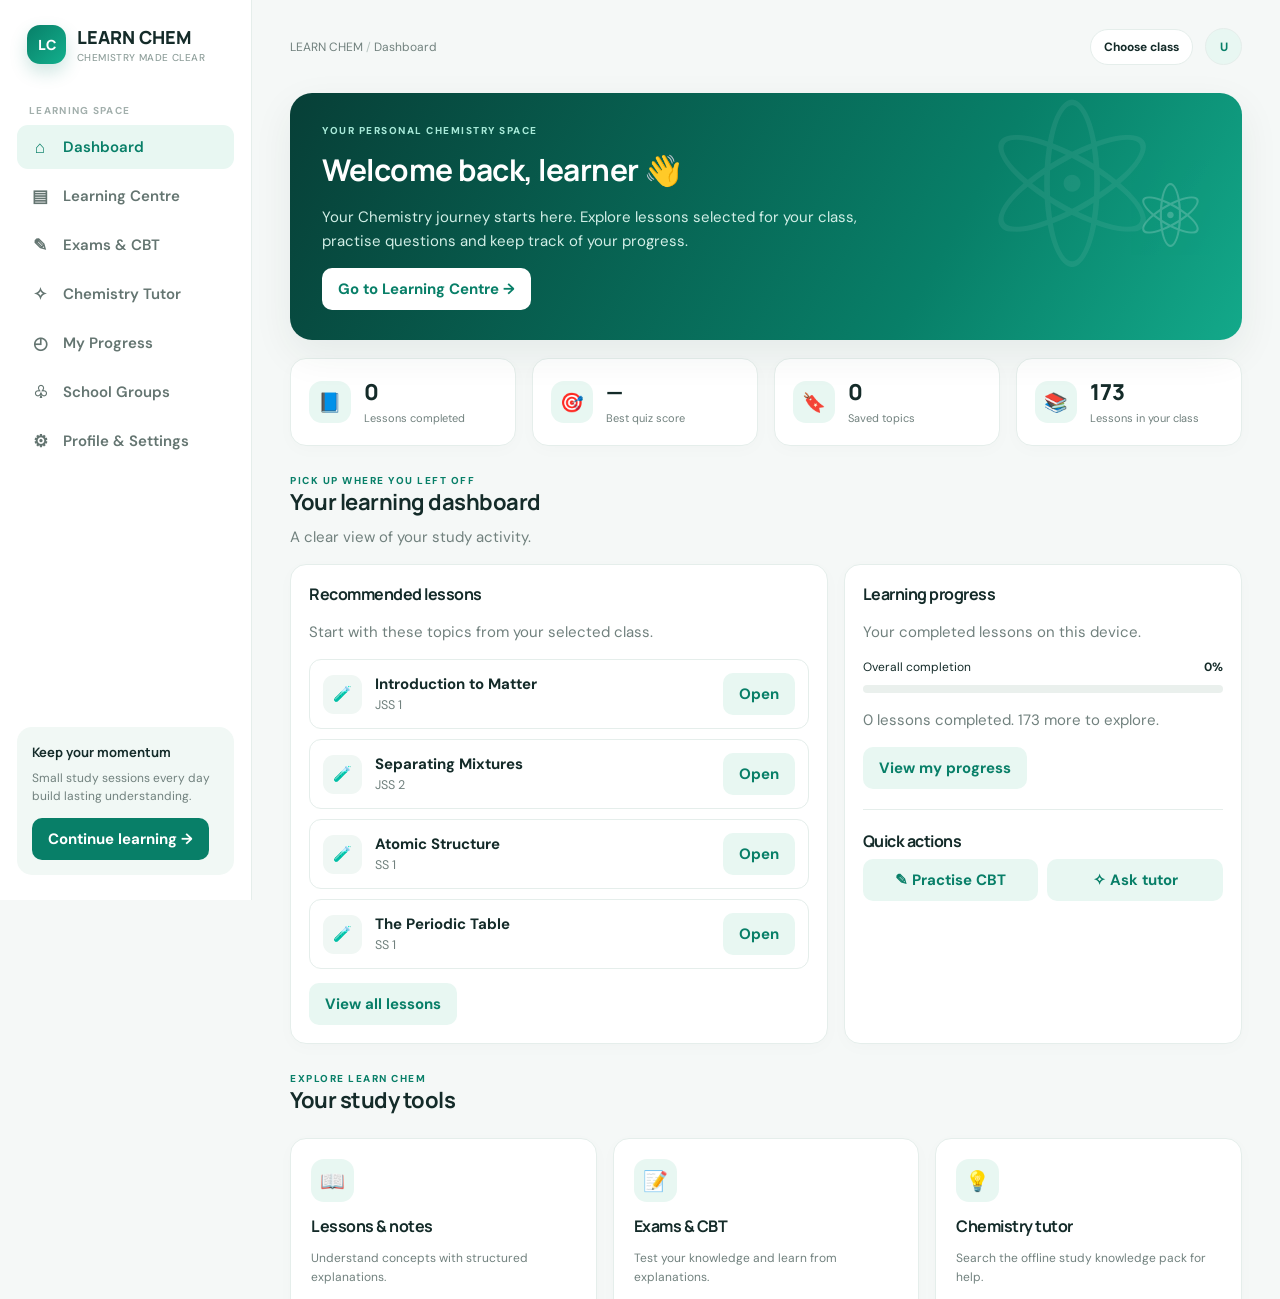
<file: index.html>
<!doctype html><html lang="en"><head><meta charset="utf-8"><meta name="viewport" content="width=device-width,initial-scale=1"><meta http-equiv="refresh" content="0;url=dashboard.html"><title>LEARN CHEM</title></head><body><p>Opening LEARN CHEM… <a href="dashboard.html">Continue to dashboard</a></p></body></html>
</file>
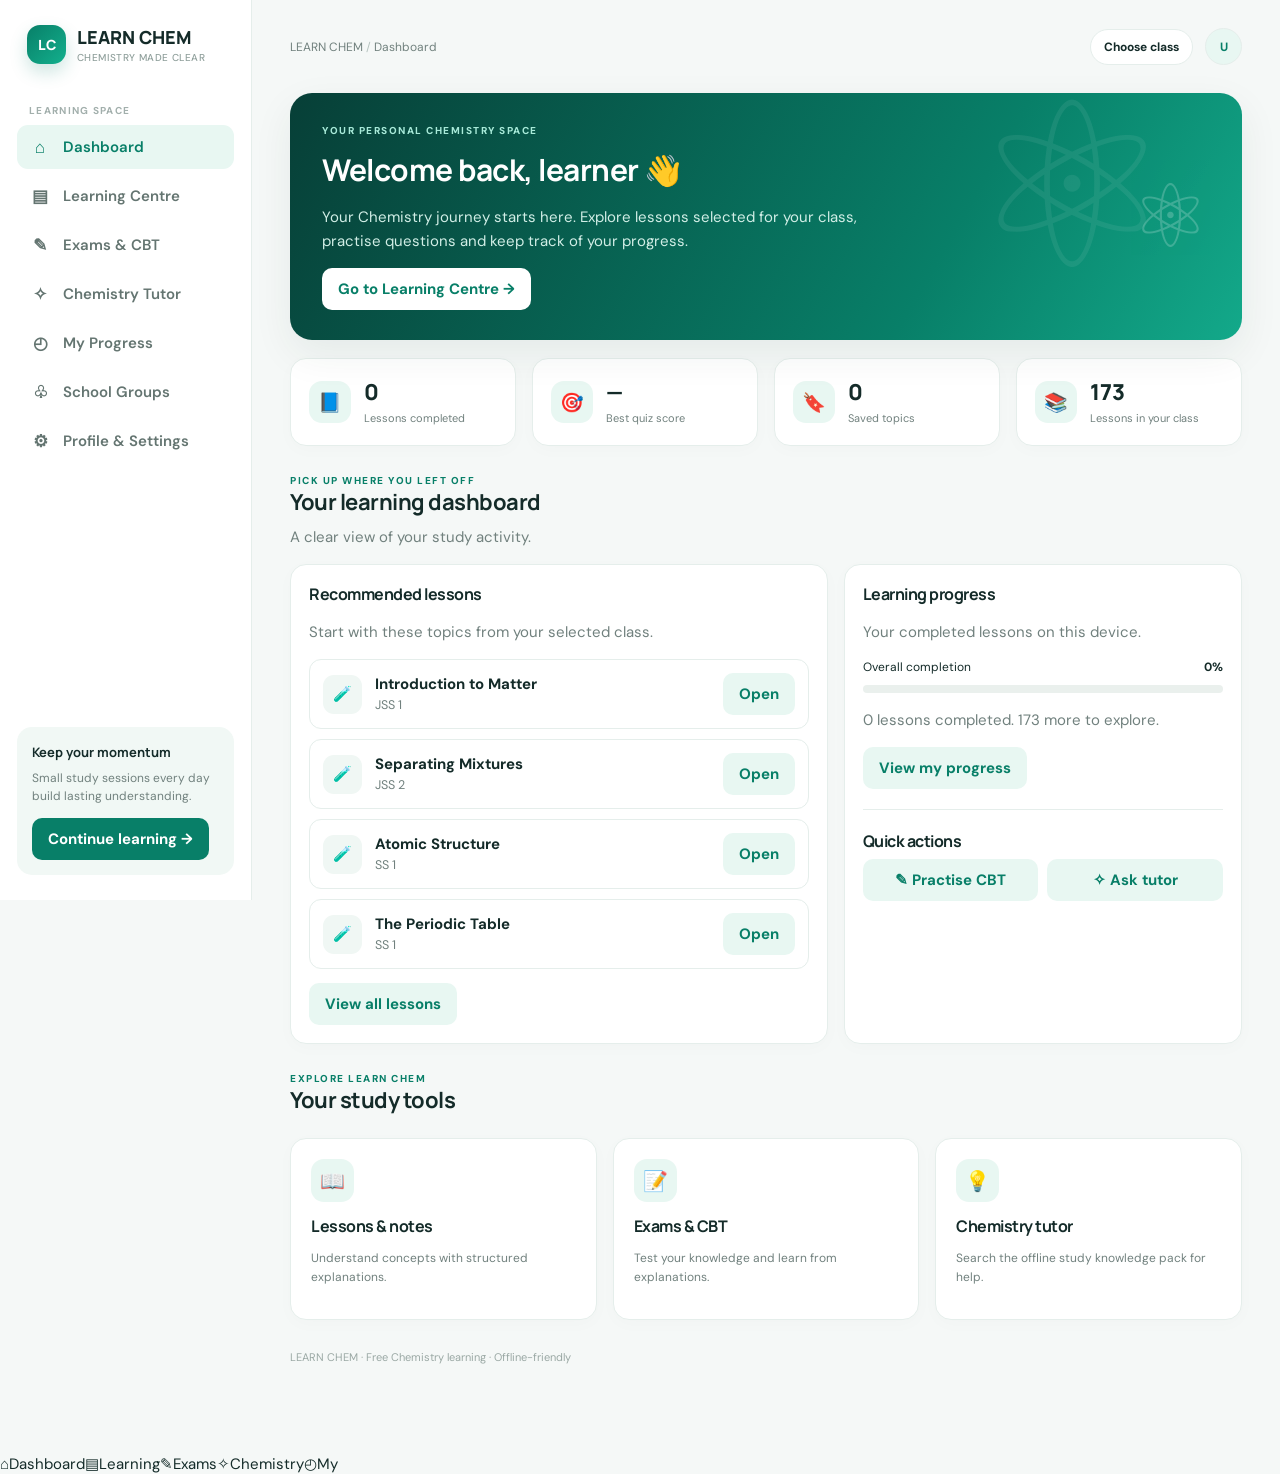
<file: dashboard.html>
<!doctype html><html lang="en"><head><meta charset="utf-8"><meta name="viewport" content="width=device-width,initial-scale=1"><meta name="theme-color" content="#087f68"><meta name="description" content="LEARN CHEM — free Chemistry learning for every level"><title>Dashboard | LEARN CHEM</title><link rel="manifest" href="manifest.json"><link rel="icon" href="icon.svg"><link rel="stylesheet" href="pages.css"><link rel="stylesheet" href="cloud-learning.css"></head><body><div class="mobile-head"><a class="brand" href="dashboard.html"><span class="brand-mark">LC</span>LEARN CHEM</a><a class="avatar" href="profile.html">U</a></div><aside class="sidebar"><a class="brand" href="dashboard.html"><span class="brand-mark">LC</span><span>LEARN CHEM<small>CHEMISTRY MADE CLEAR</small></span></a><div class="nav-label">LEARNING SPACE</div><nav class="nav"><a class="active" href="dashboard.html"><span class="nav-ico">⌂</span>Dashboard</a><a class="" href="learning-center.html"><span class="nav-ico">▤</span>Learning Centre</a><a class="" href="exams.html"><span class="nav-ico">✎</span>Exams & CBT</a><a class="" href="tutor.html"><span class="nav-ico">✧</span>Chemistry Tutor</a><a class="" href="progress.html"><span class="nav-ico">◴</span>My Progress</a><a class="" href="school.html"><span class="nav-ico">♧</span>School Groups</a><a class="" href="profile.html"><span class="nav-ico">⚙</span>Profile & Settings</a></nav><div class="sidebar-bottom"><strong>Keep your momentum</strong><p>Small study sessions every day build lasting understanding.</p><a class="btn" href="learning-center.html">Continue learning →</a></div></aside><main class="main"><div class="topline"><div class="crumb">LEARN CHEM <span style="color:#b6c3bf">/</span> Dashboard</div><div class="top-actions"><span class="class-pill" id="topClass">Choose class</span><a class="avatar" href="profile.html" title="Profile">U</a></div></div><section class="welcome"><div><p class="eyebrow" style="color:#a8ead9">YOUR PERSONAL CHEMISTRY SPACE</p><h1>Welcome back, learner 👋</h1><p>Your Chemistry journey starts here. Explore lessons selected for your class, practise questions and keep track of your progress.</p><a class="btn light" href="learning-center.html">Go to Learning Centre →</a></div><div style="font-size:88px;opacity:.2;z-index:1">⚛</div></section><div class="grid stats"><article class="stat"><span class="stat-icon">📘</span><div><strong id="statLessons">0</strong><span>Lessons completed</span></div></article><article class="stat"><span class="stat-icon">🎯</span><div><strong id="statScore">—</strong><span>Best quiz score</span></div></article><article class="stat"><span class="stat-icon">🔖</span><div><strong id="statSaved">0</strong><span>Saved topics</span></div></article><article class="stat"><span class="stat-icon">📚</span><div><strong id="statAvailable">0</strong><span>Lessons in your class</span></div></article></div><div class="section-head"><div><p class="eyebrow">PICK UP WHERE YOU LEFT OFF</p><h2>Your learning dashboard</h2><p class="muted">A clear view of your study activity.</p></div></div><div class="grid two-col"><section class="panel"><h3>Recommended lessons</h3><p class="muted">Start with these topics from your selected class.</p><div id="recommendedLessons" class="lesson-list"></div><a class="btn ghost" style="margin-top:14px" href="learning-center.html">View all lessons</a></section><section class="panel"><h3>Learning progress</h3><p class="muted">Your completed lessons on this device.</p><div class="bar-label"><span>Overall completion</span><strong id="progressPercent">0%</strong></div><div class="progress-line"><span id="dashboardProgress" style="width:0%"></span></div><p class="muted" id="progressSummary">Complete your first lesson to begin tracking progress.</p><a href="progress.html" class="btn ghost">View my progress</a><hr style="border:0;border-top:1px solid var(--line);margin:20px 0"><h3>Quick actions</h3><div class="grid" style="grid-template-columns:1fr 1fr;gap:9px"><a class="btn ghost" href="exams.html">✎ Practise CBT</a><a class="btn ghost" href="tutor.html">✧ Ask tutor</a></div></section></div><div class="section-head"><div><p class="eyebrow">EXPLORE LEARN CHEM</p><h2>Your study tools</h2></div></div><div class="grid quick-grid"><a class="feature-card" href="learning-center.html"><div class="feature-icon">📖</div><h3>Lessons & notes</h3><p>Understand concepts with structured explanations.</p></a><a class="feature-card" href="exams.html"><div class="feature-icon">📝</div><h3>Exams & CBT</h3><p>Test your knowledge and learn from explanations.</p></a><a class="feature-card" href="tutor.html"><div class="feature-icon">💡</div><h3>Chemistry tutor</h3><p>Search the offline study knowledge pack for help.</p></a></div><footer class="page-footer">LEARN CHEM · Free Chemistry learning · Offline-friendly</footer></main><nav class="mobile-nav"><a class="active" href="dashboard.html"><span>⌂</span>Dashboard</a><a class="" href="learning-center.html"><span>▤</span>Learning</a><a class="" href="exams.html"><span>✎</span>Exams</a><a class="" href="tutor.html"><span>✧</span>Chemistry</a><a class="" href="progress.html"><span>◴</span>My</a></nav><script src="curriculum-data.js"></script><script src="curriculum-content.js"></script><script src="page-app.js"></script></body></html>
</file>
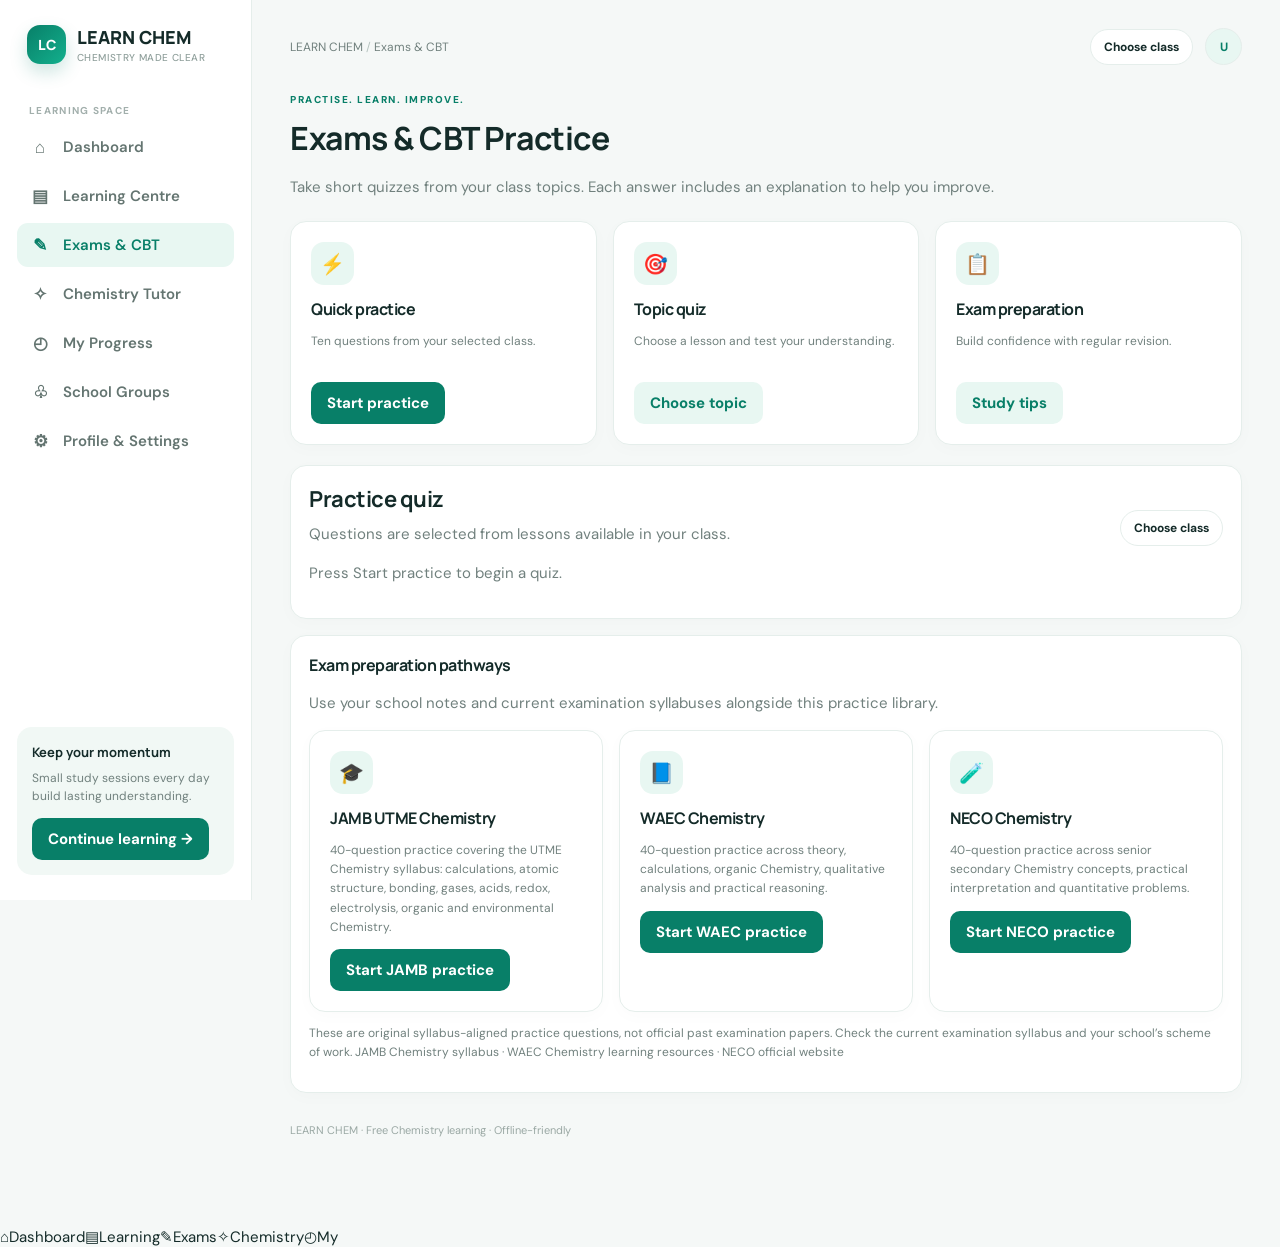
<file: exams.html>
<!doctype html><html lang="en"><head><meta charset="utf-8"><meta name="viewport" content="width=device-width,initial-scale=1"><meta name="theme-color" content="#087f68"><meta name="description" content="LEARN CHEM — free Chemistry learning for every level"><title>Exams & CBT | LEARN CHEM</title><link rel="manifest" href="manifest.json"><link rel="icon" href="icon.svg"><link rel="stylesheet" href="pages.css"><link rel="stylesheet" href="cloud-learning.css"></head><body><div class="mobile-head"><a class="brand" href="dashboard.html"><span class="brand-mark">LC</span>LEARN CHEM</a><a class="avatar" href="profile.html">U</a></div><aside class="sidebar"><a class="brand" href="dashboard.html"><span class="brand-mark">LC</span><span>LEARN CHEM<small>CHEMISTRY MADE CLEAR</small></span></a><div class="nav-label">LEARNING SPACE</div><nav class="nav"><a class="" href="dashboard.html"><span class="nav-ico">⌂</span>Dashboard</a><a class="" href="learning-center.html"><span class="nav-ico">▤</span>Learning Centre</a><a class="active" href="exams.html"><span class="nav-ico">✎</span>Exams & CBT</a><a class="" href="tutor.html"><span class="nav-ico">✧</span>Chemistry Tutor</a><a class="" href="progress.html"><span class="nav-ico">◴</span>My Progress</a><a class="" href="school.html"><span class="nav-ico">♧</span>School Groups</a><a class="" href="profile.html"><span class="nav-ico">⚙</span>Profile & Settings</a></nav><div class="sidebar-bottom"><strong>Keep your momentum</strong><p>Small study sessions every day build lasting understanding.</p><a class="btn" href="learning-center.html">Continue learning →</a></div></aside><main class="main"><div class="topline"><div class="crumb">LEARN CHEM <span style="color:#b6c3bf">/</span> Exams & CBT</div><div class="top-actions"><span class="class-pill" id="topClass">Choose class</span><a class="avatar" href="profile.html" title="Profile">U</a></div></div><p class="eyebrow">PRACTISE. LEARN. IMPROVE.</p><h1>Exams & CBT Practice</h1><p class="muted">Take short quizzes from your class topics. Each answer includes an explanation to help you improve.</p><div class="grid quick-grid" style="margin-top:22px"><article class="feature-card"><div class="feature-icon">⚡</div><h3>Quick practice</h3><p>Ten questions from your selected class.</p><button class="btn" id="startQuickQuiz">Start practice</button></article><article class="feature-card"><div class="feature-icon">🎯</div><h3>Topic quiz</h3><p>Choose a lesson and test your understanding.</p><a class="btn ghost" href="learning-center.html">Choose topic</a></article><article class="feature-card"><div class="feature-icon">📋</div><h3>Exam preparation</h3><p>Build confidence with regular revision.</p><button class="btn ghost" id="examTips">Study tips</button></article></div><section class="panel" style="margin-top:20px"><div class="section-head" style="margin-top:0"><div><h2>Practice quiz</h2><p class="muted">Questions are selected from lessons available in your class.</p></div><span class="class-pill" id="examClass">Choose class</span></div><div id="quizArea"><p class="muted">Press Start practice to begin a quiz.</p></div></section><section class="panel" style="margin-top:16px"><h3>Exam preparation pathways</h3><p class="muted">Use your school notes and current examination syllabuses alongside this practice library.</p><div class="grid quick-grid"><article class="feature-card"><div class="feature-icon">🎓</div><h3>JAMB UTME Chemistry</h3><p>40-question practice covering the UTME Chemistry syllabus: calculations, atomic structure, bonding, gases, acids, redox, electrolysis, organic and environmental Chemistry.</p><button class="btn" data-exam-prep="JAMB">Start JAMB practice</button></article><article class="feature-card"><div class="feature-icon">📘</div><h3>WAEC Chemistry</h3><p>40-question practice across theory, calculations, organic Chemistry, qualitative analysis and practical reasoning.</p><button class="btn" data-exam-prep="WAEC">Start WAEC practice</button></article><article class="feature-card"><div class="feature-icon">🧪</div><h3>NECO Chemistry</h3><p>40-question practice across senior secondary Chemistry concepts, practical interpretation and quantitative problems.</p><button class="btn" data-exam-prep="NECO">Start NECO practice</button></article></div><p class="muted" style="font-size:12px">These are original syllabus-aligned practice questions, not official past examination papers. Check the current examination syllabus and your school’s scheme of work. <a href="https://ibass.jamb.gov.ng/assets/uploads/Chemistry.pdf" target="_blank" rel="noopener">JAMB Chemistry syllabus</a> · <a href="https://www.waeconline.org.ng/e-learning/Chemistry/chemmain.html" target="_blank" rel="noopener">WAEC Chemistry learning resources</a> · <a href="https://neco.gov.ng/" target="_blank" rel="noopener">NECO official website</a></p></section><footer class="page-footer">LEARN CHEM · Free Chemistry learning · Offline-friendly</footer></main><nav class="mobile-nav"><a class="" href="dashboard.html"><span>⌂</span>Dashboard</a><a class="" href="learning-center.html"><span>▤</span>Learning</a><a class="active" href="exams.html"><span>✎</span>Exams</a><a class="" href="tutor.html"><span>✧</span>Chemistry</a><a class="" href="progress.html"><span>◴</span>My</a></nav><script src="curriculum-data.js"></script><script src="curriculum-content.js"></script><script src="page-app.js"></script></body></html>
</file>
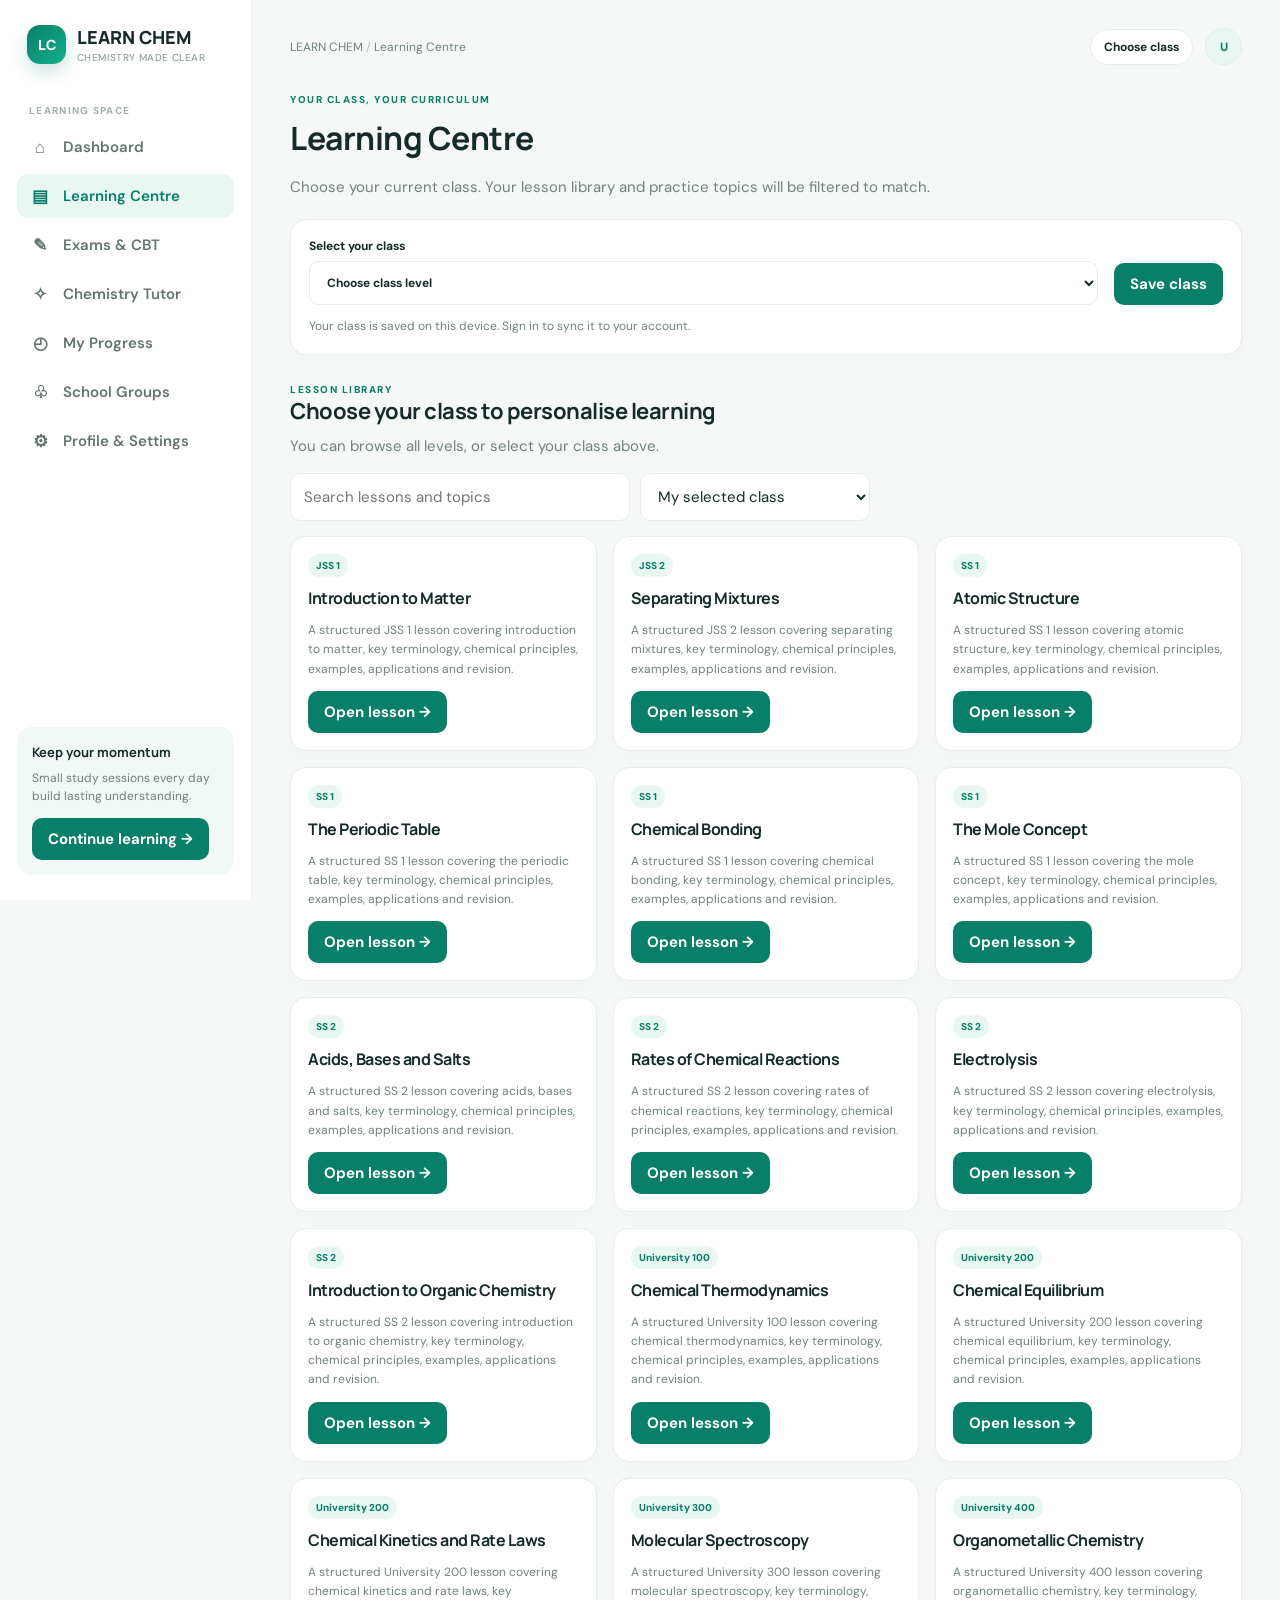
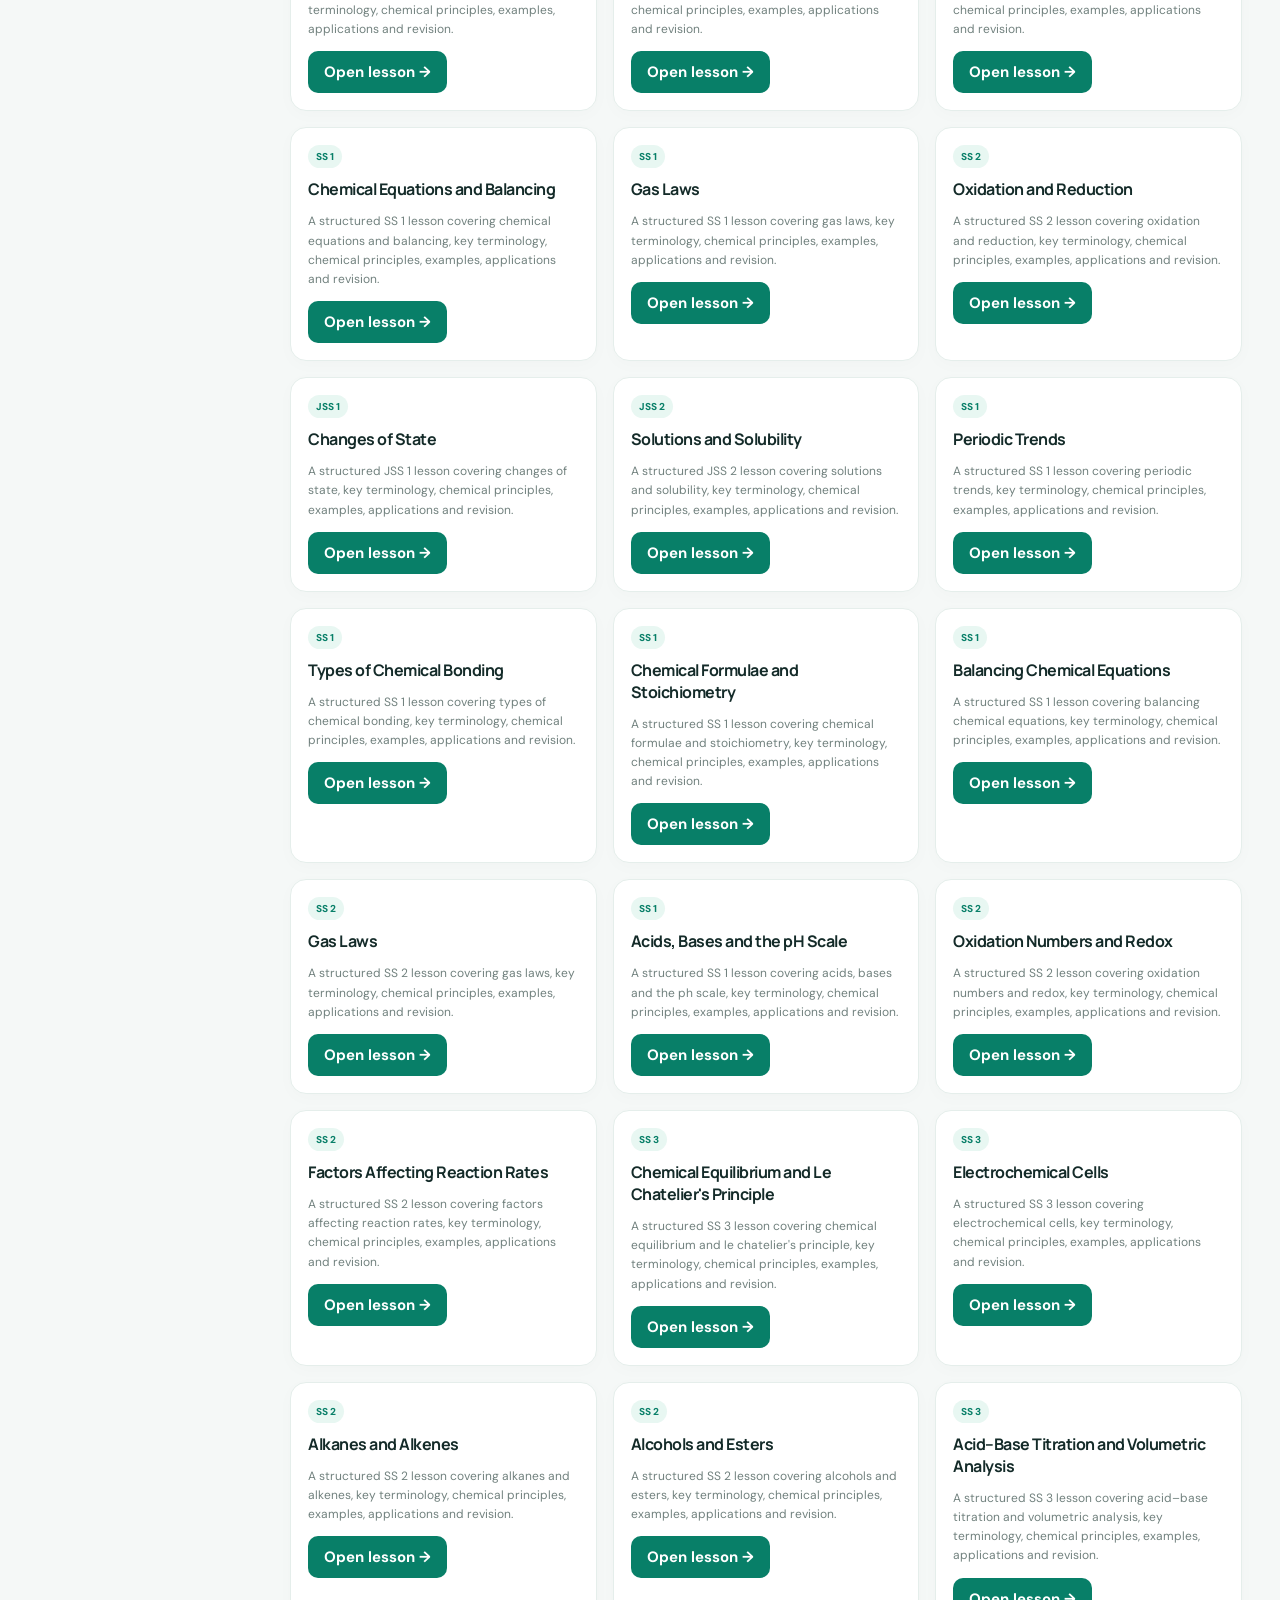
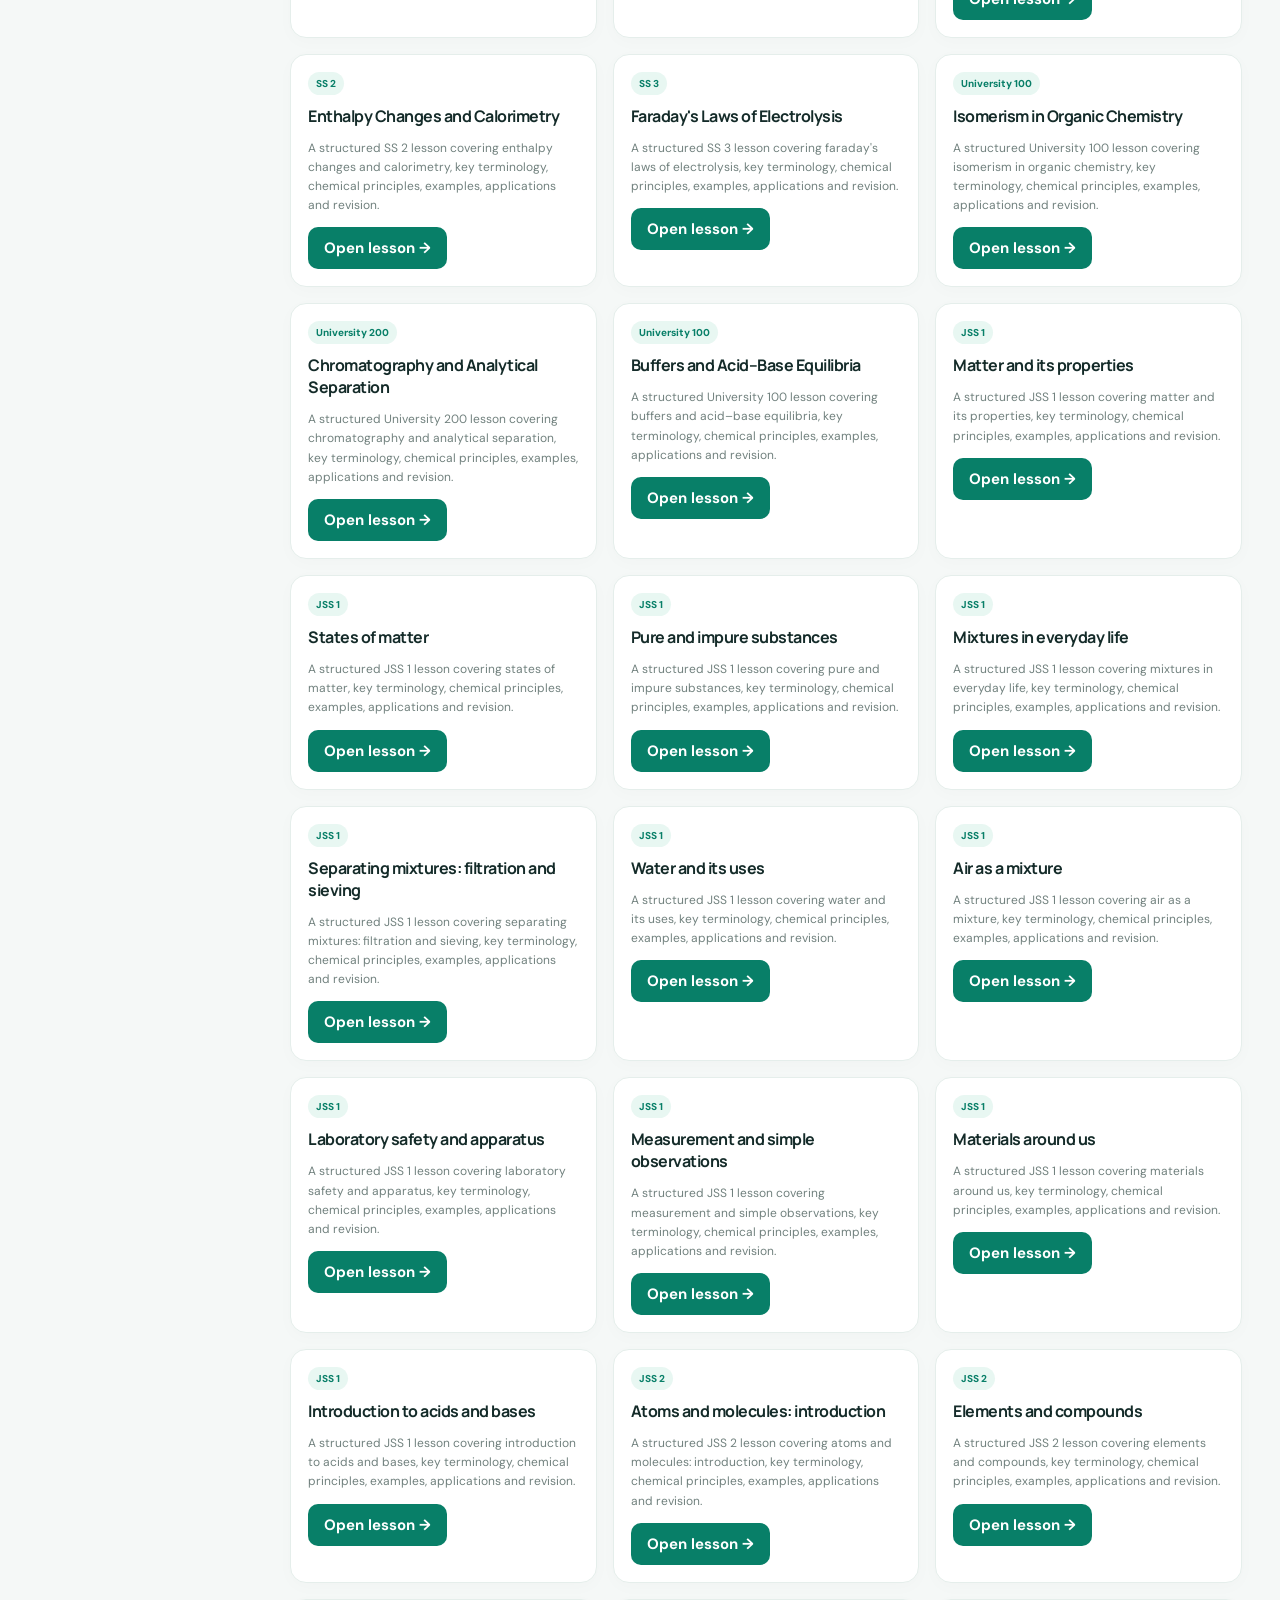
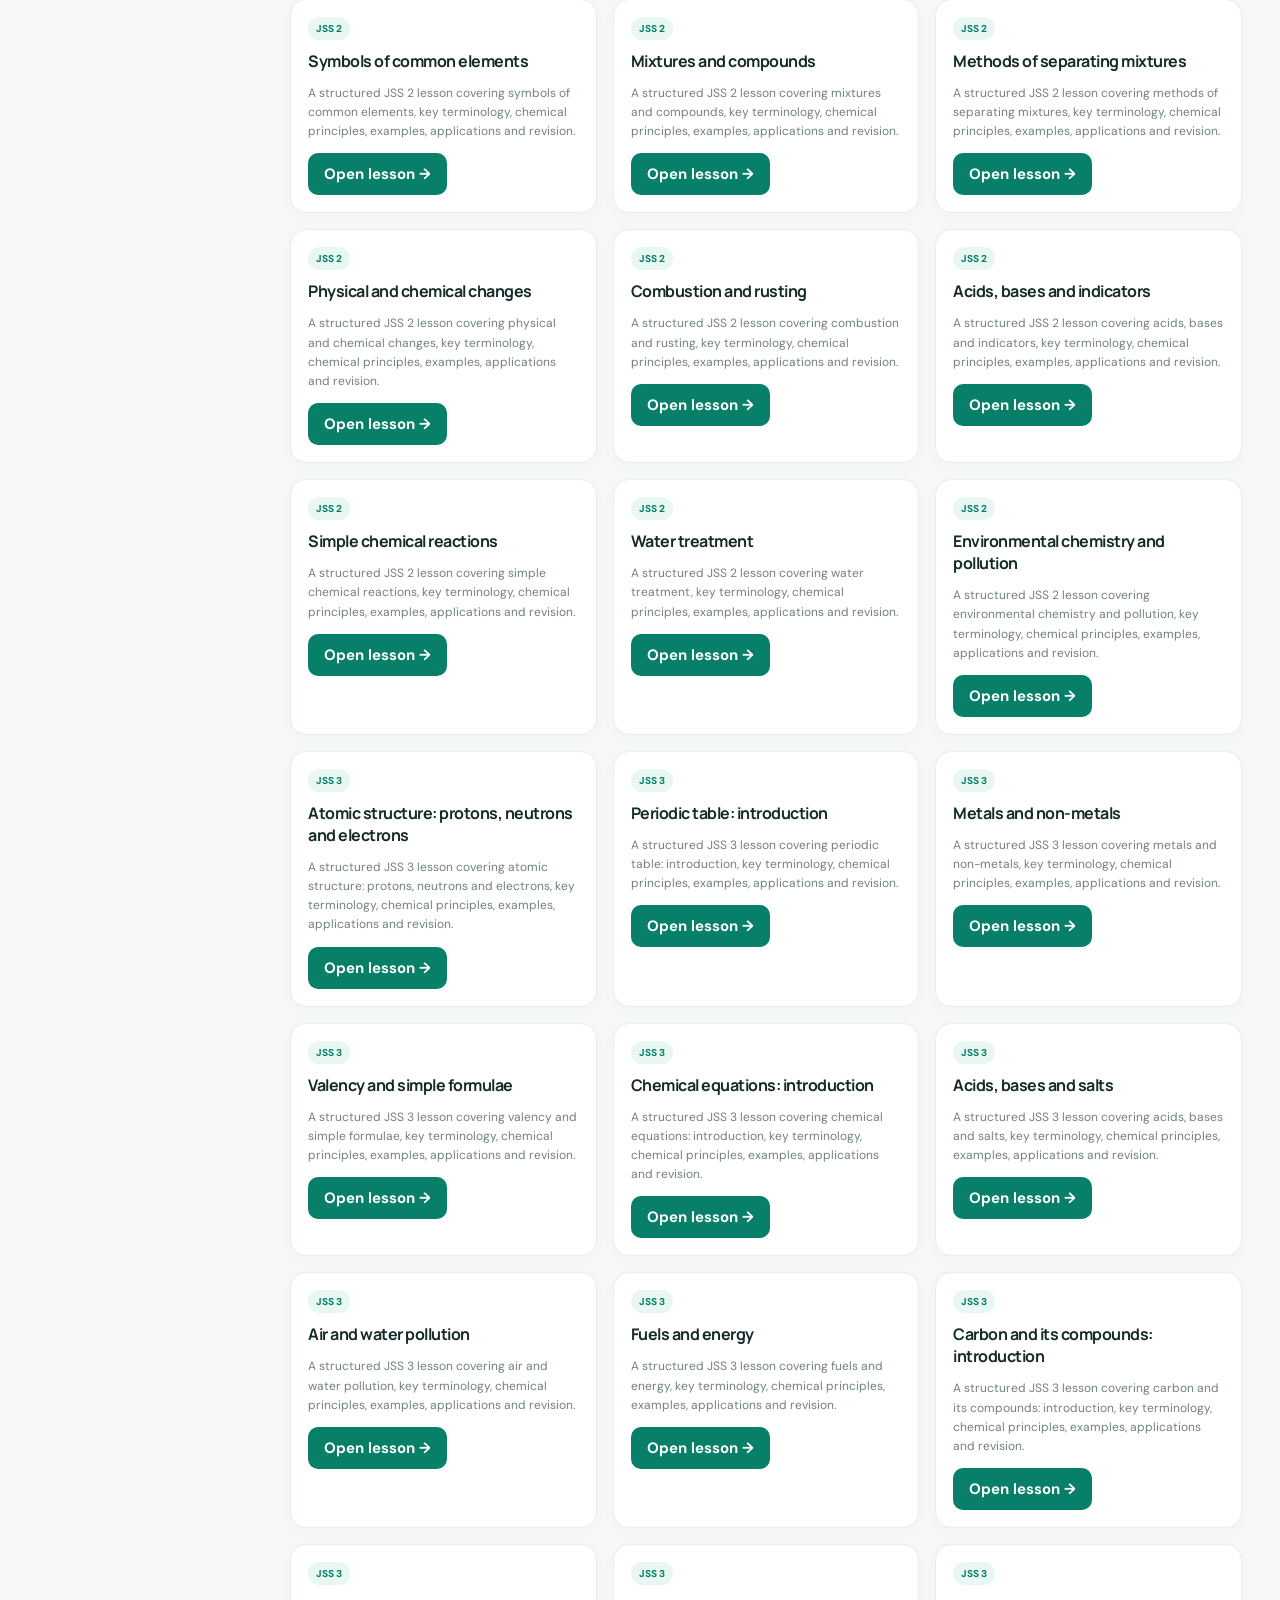
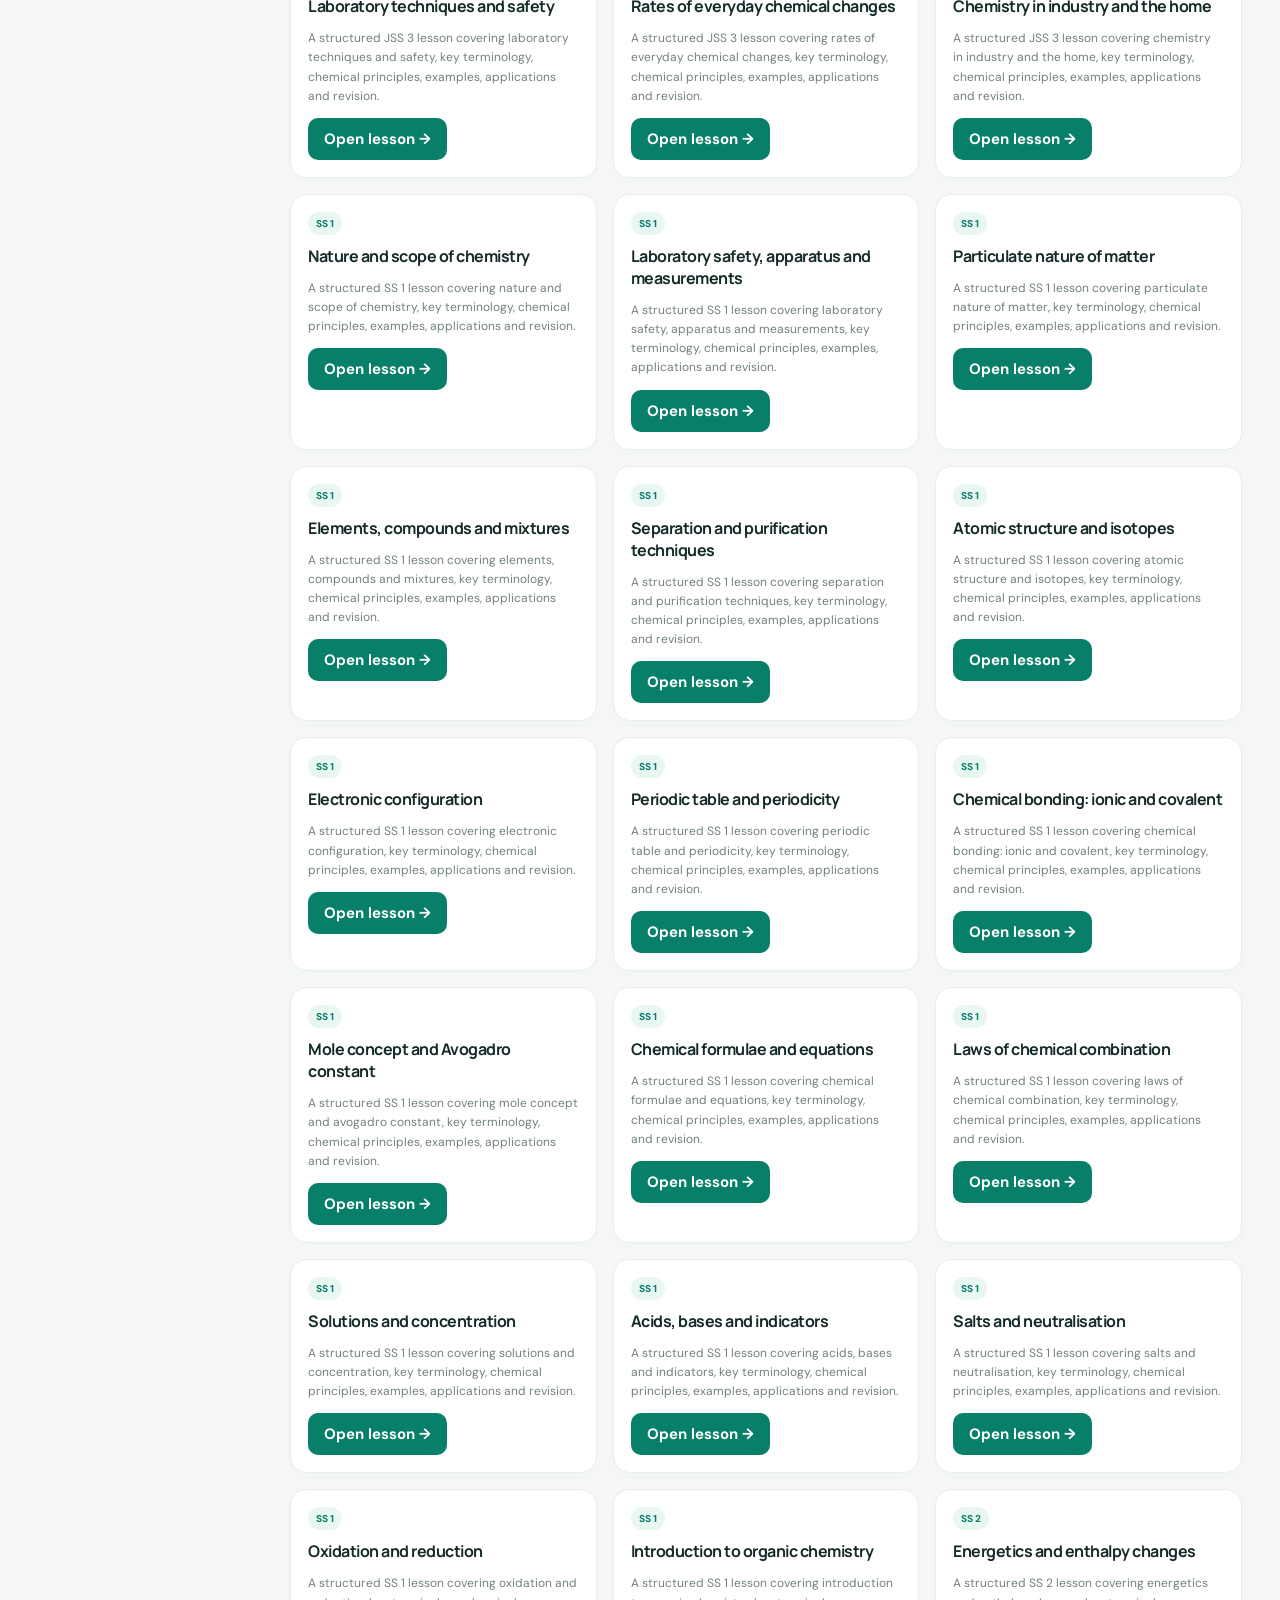
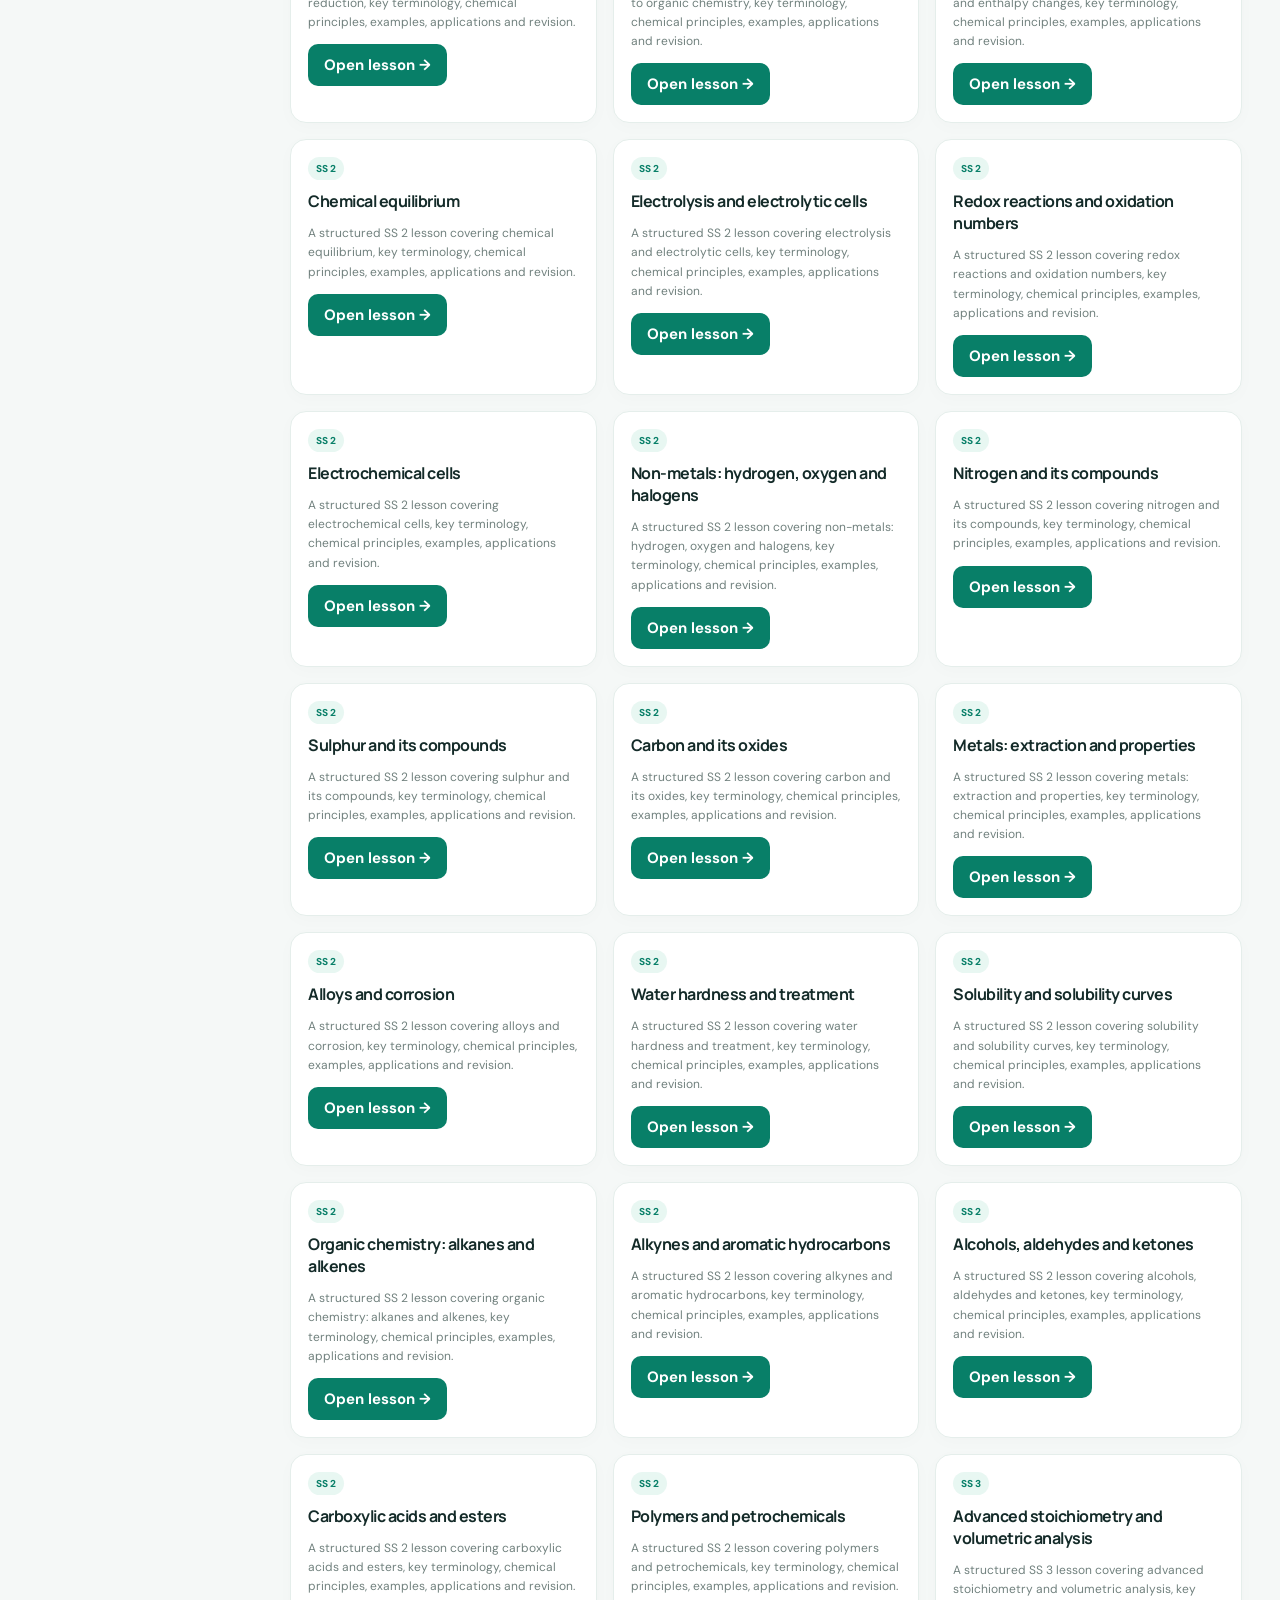
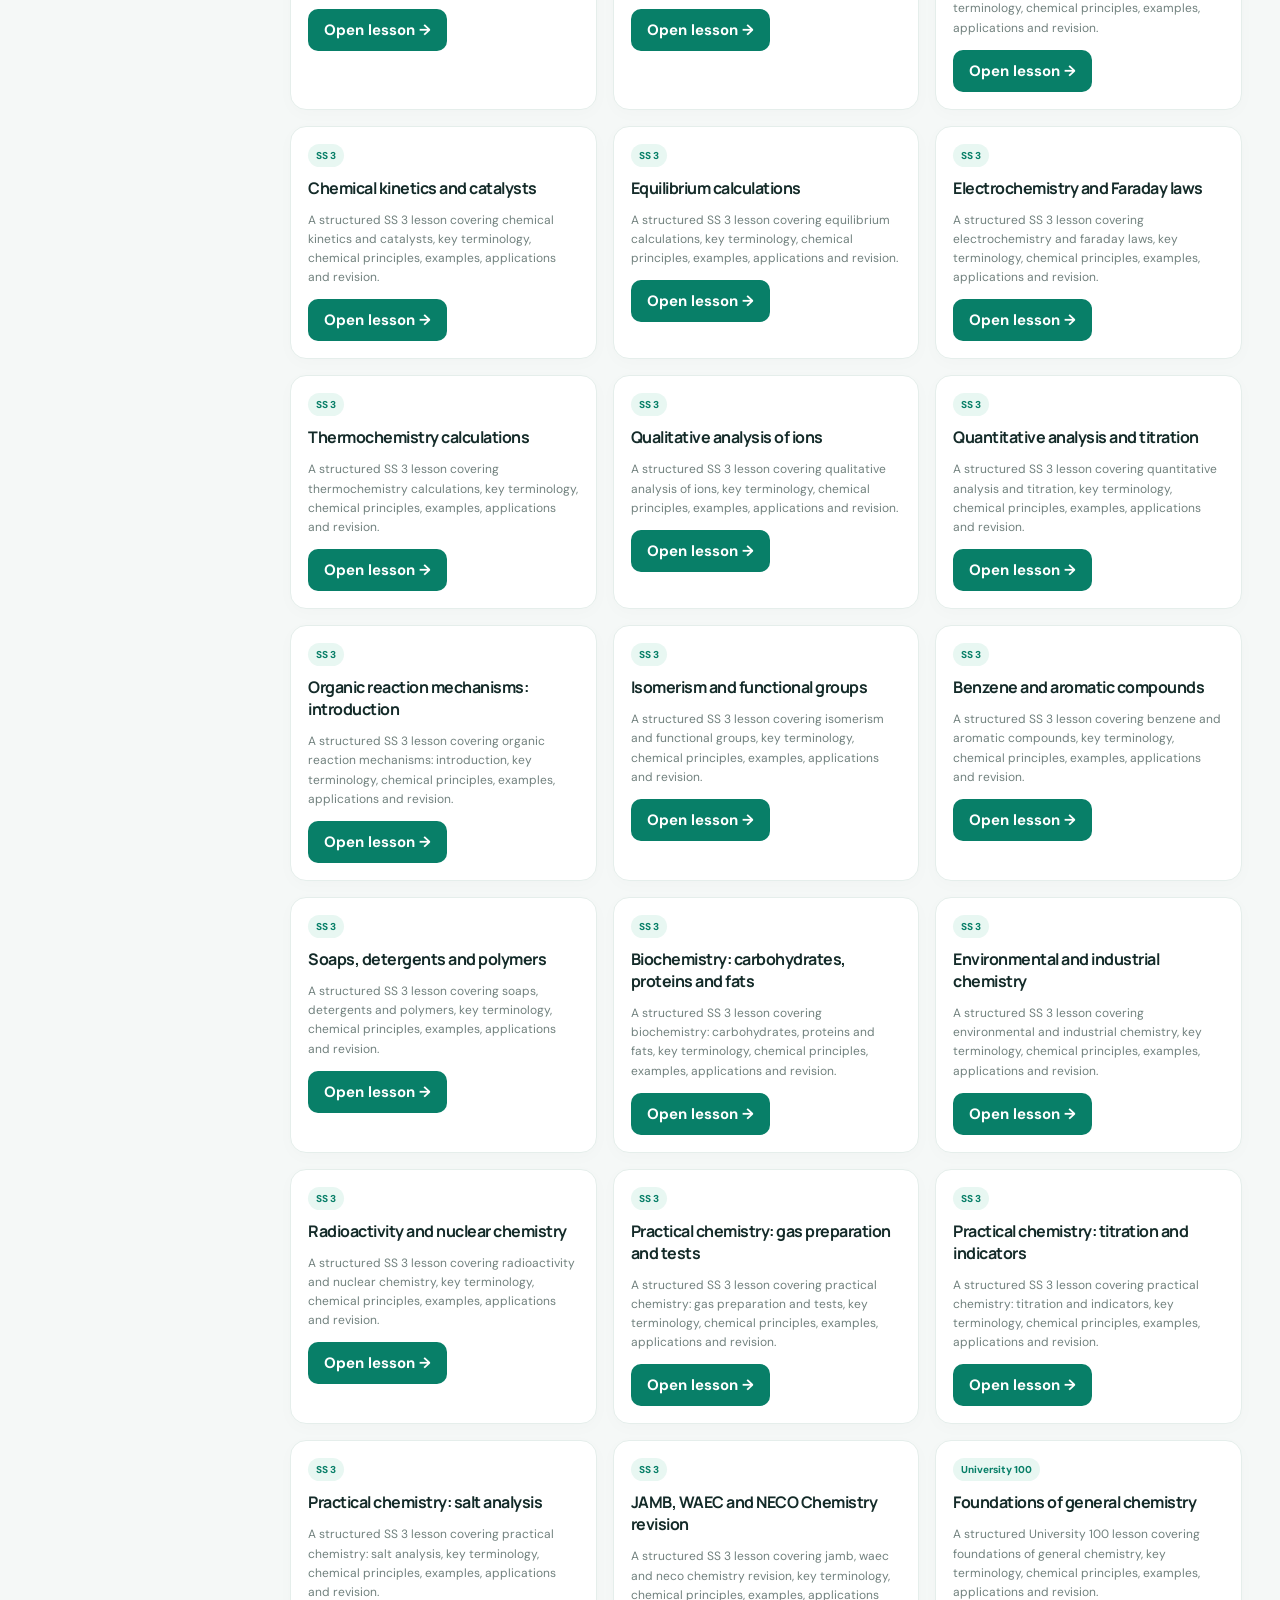
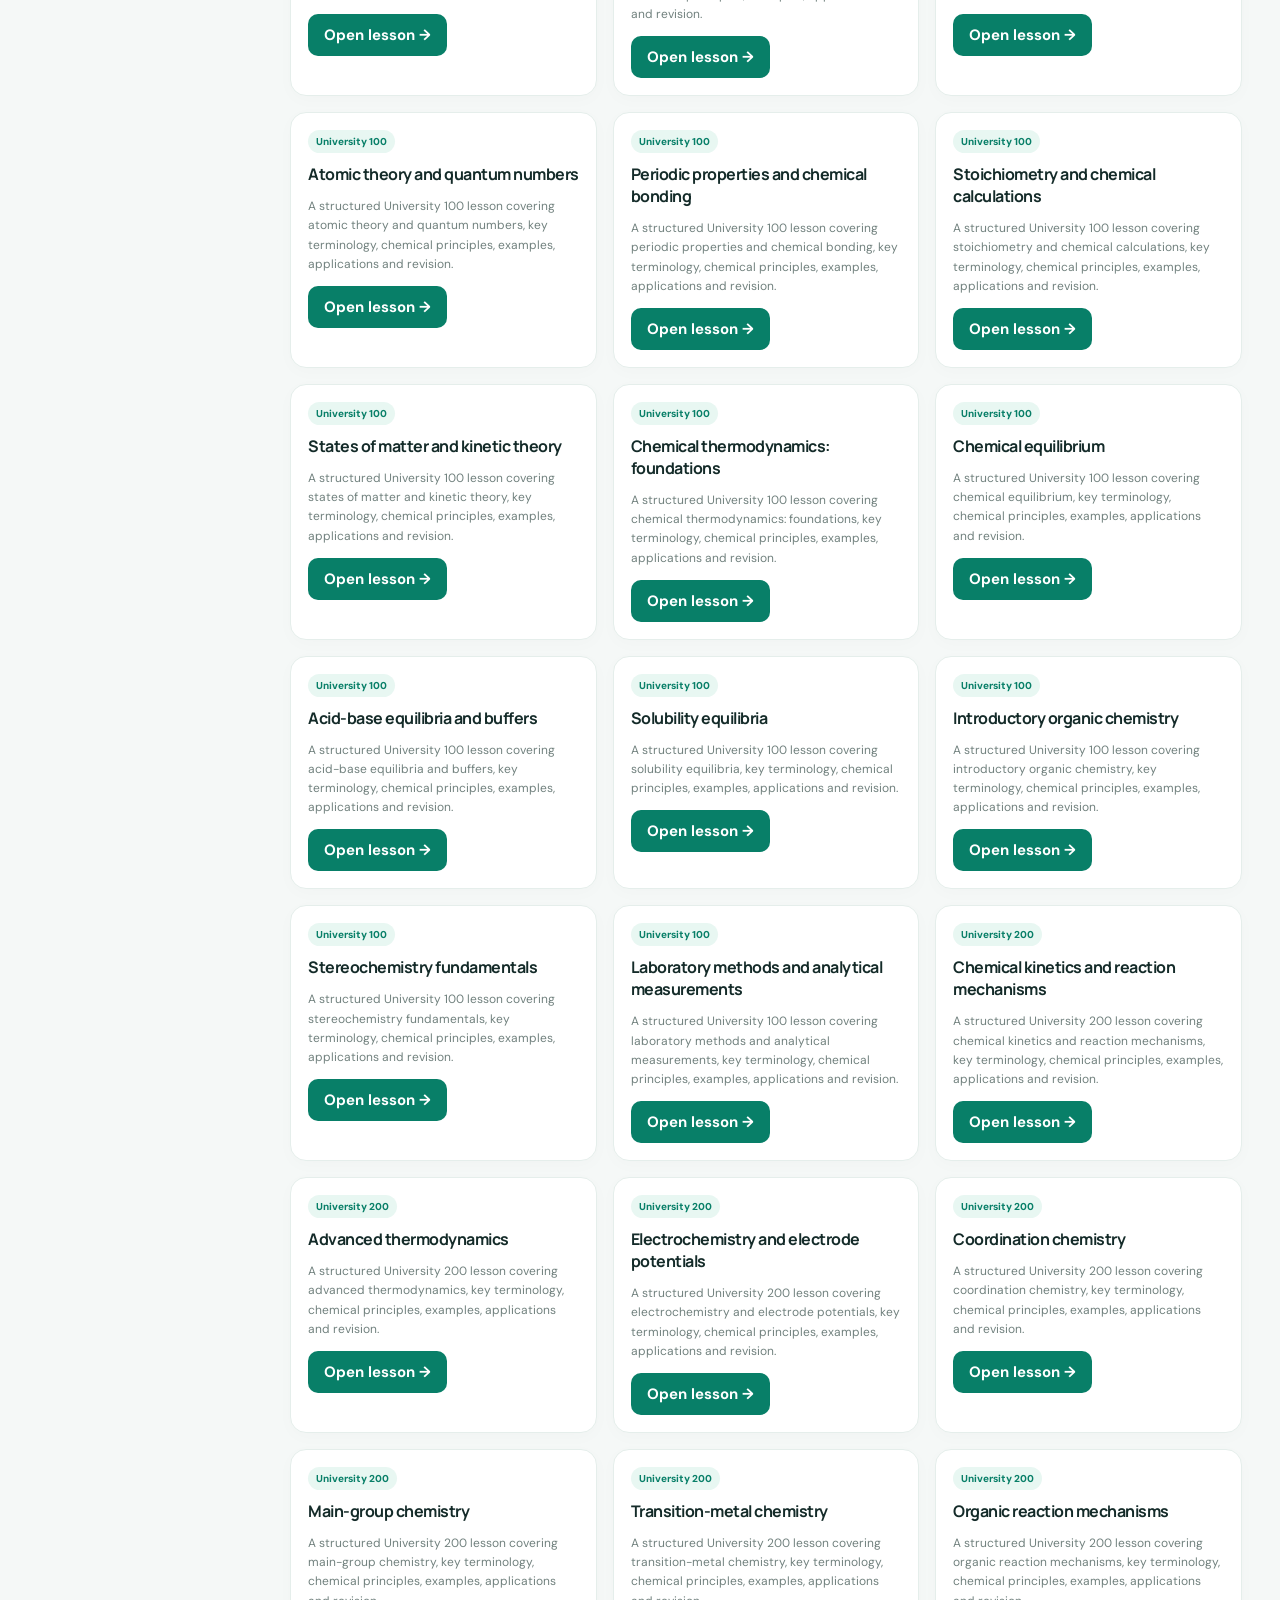
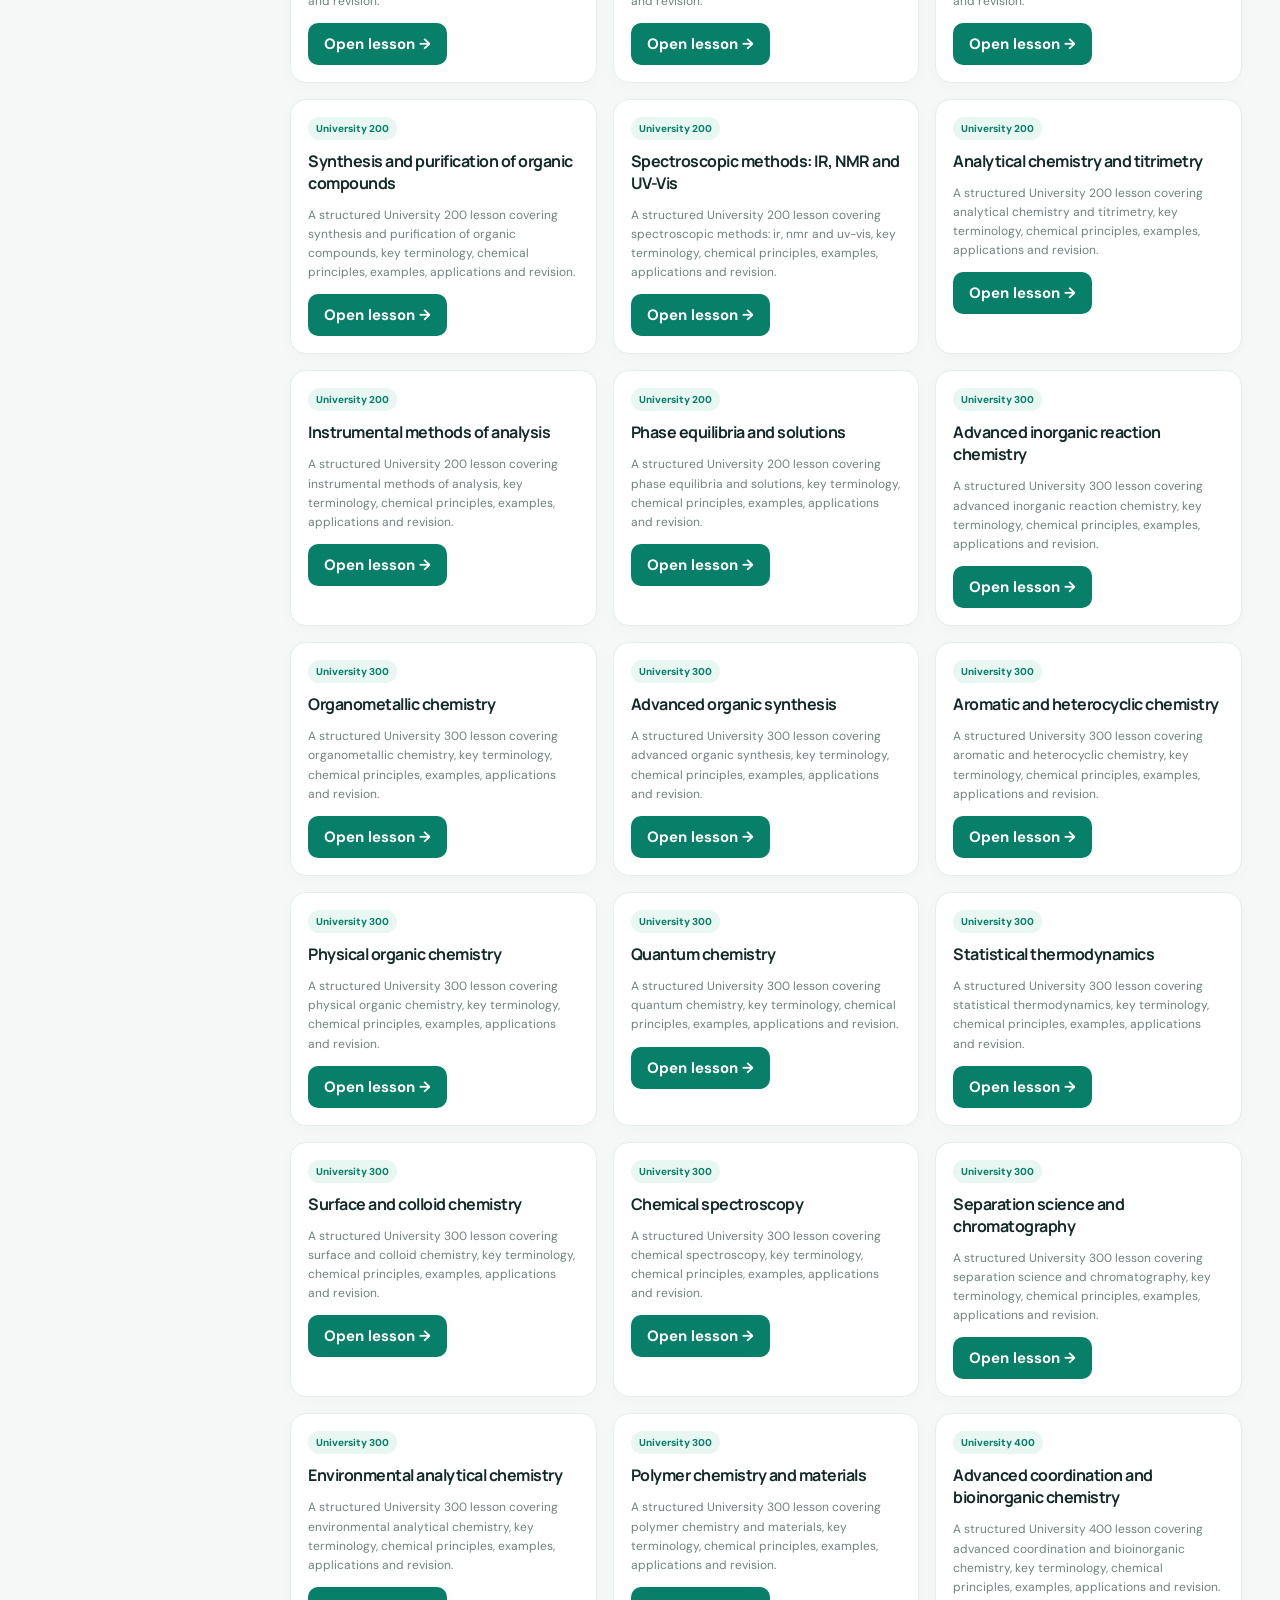
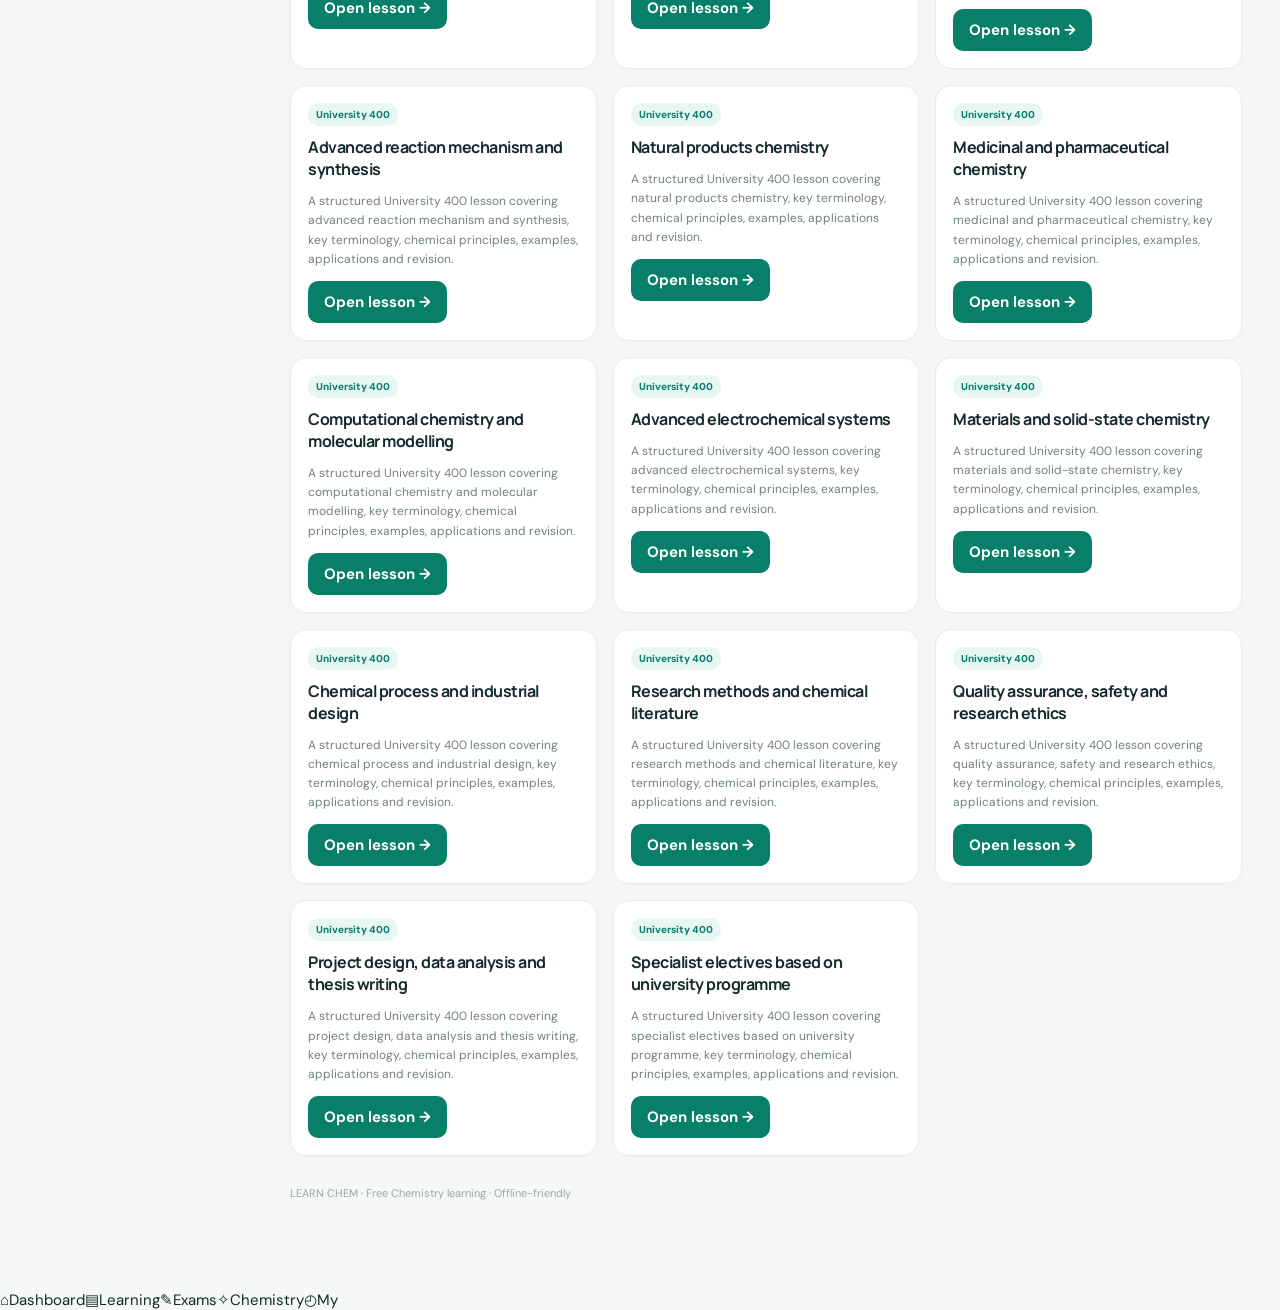
<file: learning-center.html>
<!doctype html><html lang="en"><head><meta charset="utf-8"><meta name="viewport" content="width=device-width,initial-scale=1"><meta name="theme-color" content="#087f68"><meta name="description" content="LEARN CHEM — free Chemistry learning for every level"><title>Learning Centre | LEARN CHEM</title><link rel="manifest" href="manifest.json"><link rel="icon" href="icon.svg"><link rel="stylesheet" href="pages.css"><link rel="stylesheet" href="cloud-learning.css"></head><body><div class="mobile-head"><a class="brand" href="dashboard.html"><span class="brand-mark">LC</span>LEARN CHEM</a><a class="avatar" href="profile.html">U</a></div><aside class="sidebar"><a class="brand" href="dashboard.html"><span class="brand-mark">LC</span><span>LEARN CHEM<small>CHEMISTRY MADE CLEAR</small></span></a><div class="nav-label">LEARNING SPACE</div><nav class="nav"><a class="" href="dashboard.html"><span class="nav-ico">⌂</span>Dashboard</a><a class="active" href="learning-center.html"><span class="nav-ico">▤</span>Learning Centre</a><a class="" href="exams.html"><span class="nav-ico">✎</span>Exams & CBT</a><a class="" href="tutor.html"><span class="nav-ico">✧</span>Chemistry Tutor</a><a class="" href="progress.html"><span class="nav-ico">◴</span>My Progress</a><a class="" href="school.html"><span class="nav-ico">♧</span>School Groups</a><a class="" href="profile.html"><span class="nav-ico">⚙</span>Profile & Settings</a></nav><div class="sidebar-bottom"><strong>Keep your momentum</strong><p>Small study sessions every day build lasting understanding.</p><a class="btn" href="learning-center.html">Continue learning →</a></div></aside><main class="main"><div class="topline"><div class="crumb">LEARN CHEM <span style="color:#b6c3bf">/</span> Learning Centre</div><div class="top-actions"><span class="class-pill" id="topClass">Choose class</span><a class="avatar" href="profile.html" title="Profile">U</a></div></div><div><p class="eyebrow">YOUR CLASS, YOUR CURRICULUM</p><h1>Learning Centre</h1><p class="muted">Choose your current class. Your lesson library and practice topics will be filtered to match.</p></div><section class="panel" style="margin-top:20px"><div class="grid" style="grid-template-columns:minmax(0,1fr) auto;align-items:end"><label style="font-size:12px;font-weight:700">Select your class<select id="pageClass" class="field" style="margin-top:7px"><option value="">Choose class level</option><option>JSS 1</option><option>JSS 2</option><option>JSS 3</option><option>SS 1</option><option>SS 2</option><option>SS 3</option><option>University 100</option><option>University 200</option><option>University 300</option><option>University 400</option></select></label><button id="savePageClass" class="btn">Save class</button></div><p class="muted" id="pageClassMessage" style="font-size:12px;margin-bottom:0">Your class is saved on this device. Sign in to sync it to your account.</p></section><div class="section-head"><div><p class="eyebrow">LESSON LIBRARY</p><h2 id="libraryTitle">Lessons for your class</h2><p class="muted" id="librarySub">Select a class to see the matching lessons.</p></div></div><div class="filters"><input id="lessonSearch" class="field search" type="search" placeholder="Search lessons and topics"><select id="topicLevel" class="field filter"><option value="current">My selected class</option><option value="all">All levels</option></select></div><div id="pageLessonGrid" class="grid lesson-grid"></div><div id="lessonViewer" class="panel" style="display:none;margin-top:20px"></div><footer class="page-footer">LEARN CHEM · Free Chemistry learning · Offline-friendly</footer></main><nav class="mobile-nav"><a class="" href="dashboard.html"><span>⌂</span>Dashboard</a><a class="active" href="learning-center.html"><span>▤</span>Learning</a><a class="" href="exams.html"><span>✎</span>Exams</a><a class="" href="tutor.html"><span>✧</span>Chemistry</a><a class="" href="progress.html"><span>◴</span>My</a></nav><script src="curriculum-data.js"></script><script src="curriculum-content.js"></script><script src="page-app.js"></script></body></html>
</file>
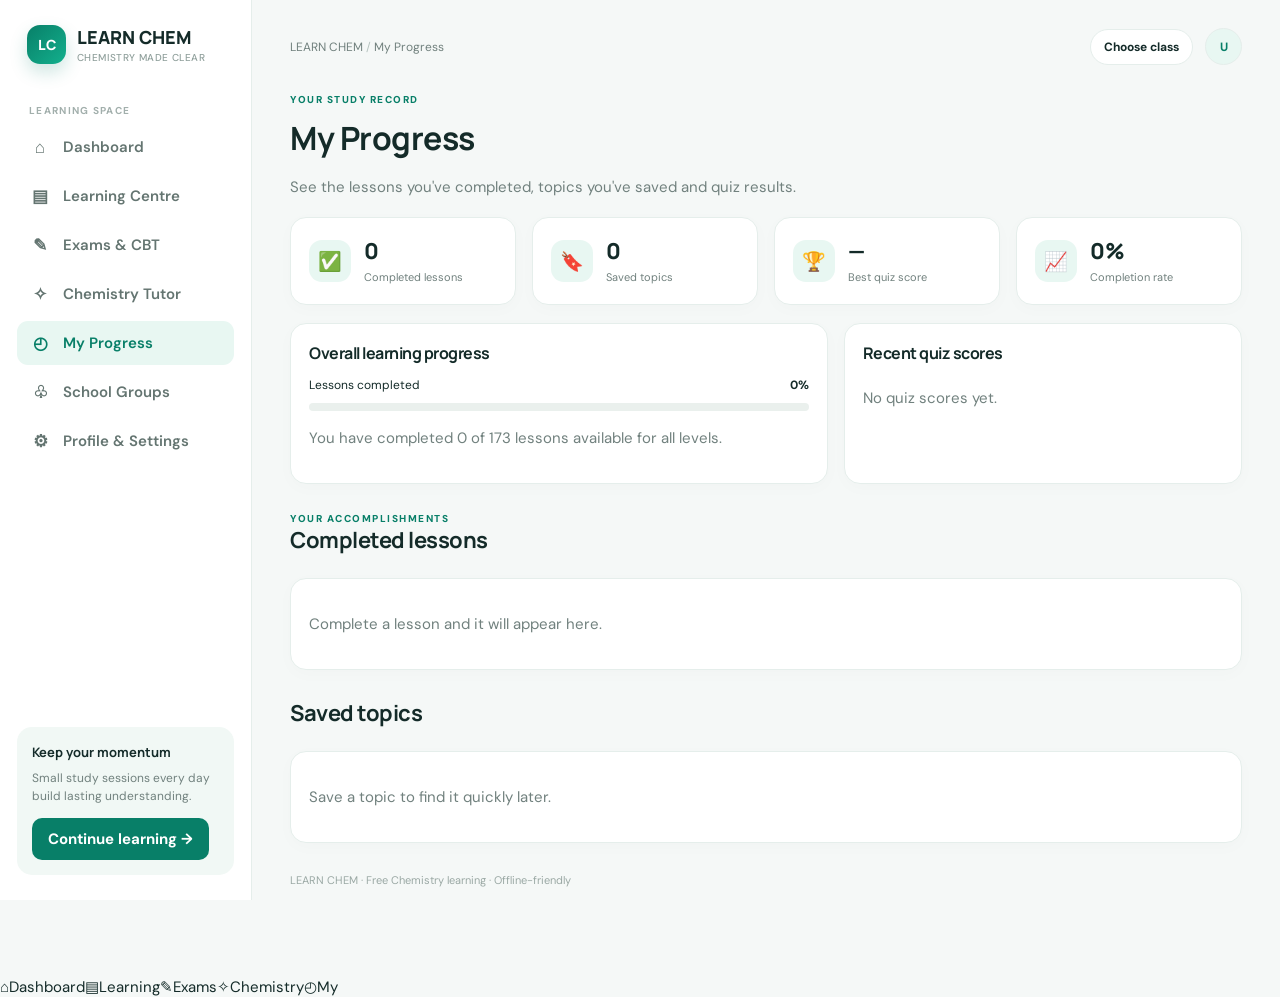
<file: progress.html>
<!doctype html><html lang="en"><head><meta charset="utf-8"><meta name="viewport" content="width=device-width,initial-scale=1"><meta name="theme-color" content="#087f68"><meta name="description" content="LEARN CHEM — free Chemistry learning for every level"><title>My Progress | LEARN CHEM</title><link rel="manifest" href="manifest.json"><link rel="icon" href="icon.svg"><link rel="stylesheet" href="pages.css"><link rel="stylesheet" href="cloud-learning.css"></head><body><div class="mobile-head"><a class="brand" href="dashboard.html"><span class="brand-mark">LC</span>LEARN CHEM</a><a class="avatar" href="profile.html">U</a></div><aside class="sidebar"><a class="brand" href="dashboard.html"><span class="brand-mark">LC</span><span>LEARN CHEM<small>CHEMISTRY MADE CLEAR</small></span></a><div class="nav-label">LEARNING SPACE</div><nav class="nav"><a class="" href="dashboard.html"><span class="nav-ico">⌂</span>Dashboard</a><a class="" href="learning-center.html"><span class="nav-ico">▤</span>Learning Centre</a><a class="" href="exams.html"><span class="nav-ico">✎</span>Exams & CBT</a><a class="" href="tutor.html"><span class="nav-ico">✧</span>Chemistry Tutor</a><a class="active" href="progress.html"><span class="nav-ico">◴</span>My Progress</a><a class="" href="school.html"><span class="nav-ico">♧</span>School Groups</a><a class="" href="profile.html"><span class="nav-ico">⚙</span>Profile & Settings</a></nav><div class="sidebar-bottom"><strong>Keep your momentum</strong><p>Small study sessions every day build lasting understanding.</p><a class="btn" href="learning-center.html">Continue learning →</a></div></aside><main class="main"><div class="topline"><div class="crumb">LEARN CHEM <span style="color:#b6c3bf">/</span> My Progress</div><div class="top-actions"><span class="class-pill" id="topClass">Choose class</span><a class="avatar" href="profile.html" title="Profile">U</a></div></div><p class="eyebrow">YOUR STUDY RECORD</p><h1>My Progress</h1><p class="muted">See the lessons you've completed, topics you've saved and quiz results.</p><div class="grid stats"><article class="stat"><span class="stat-icon">✅</span><div><strong id="pCompleted">0</strong><span>Completed lessons</span></div></article><article class="stat"><span class="stat-icon">🔖</span><div><strong id="pBookmarks">0</strong><span>Saved topics</span></div></article><article class="stat"><span class="stat-icon">🏆</span><div><strong id="pBest">—</strong><span>Best quiz score</span></div></article><article class="stat"><span class="stat-icon">📈</span><div><strong id="pRate">0%</strong><span>Completion rate</span></div></article></div><div class="grid two-col" style="margin-top:18px"><section class="panel"><h3>Overall learning progress</h3><div class="bar-label"><span>Lessons completed</span><strong id="pPercent">0%</strong></div><div class="progress-line"><span id="pBar" style="width:0%"></span></div><p class="muted" id="pDescription"></p></section><section class="panel"><h3>Recent quiz scores</h3><div id="pScores" class="lesson-list"><p class="muted">Your quiz scores will appear here.</p></div></section></div><div class="section-head"><div><p class="eyebrow">YOUR ACCOMPLISHMENTS</p><h2>Completed lessons</h2></div></div><section class="panel" id="completedList"></section><div class="section-head"><div><h2>Saved topics</h2></div></div><section class="panel" id="savedList"></section><footer class="page-footer">LEARN CHEM · Free Chemistry learning · Offline-friendly</footer></main><nav class="mobile-nav"><a class="" href="dashboard.html"><span>⌂</span>Dashboard</a><a class="" href="learning-center.html"><span>▤</span>Learning</a><a class="" href="exams.html"><span>✎</span>Exams</a><a class="" href="tutor.html"><span>✧</span>Chemistry</a><a class="active" href="progress.html"><span>◴</span>My</a></nav><script src="curriculum-data.js"></script><script src="curriculum-content.js"></script><script src="page-app.js"></script></body></html>
</file>
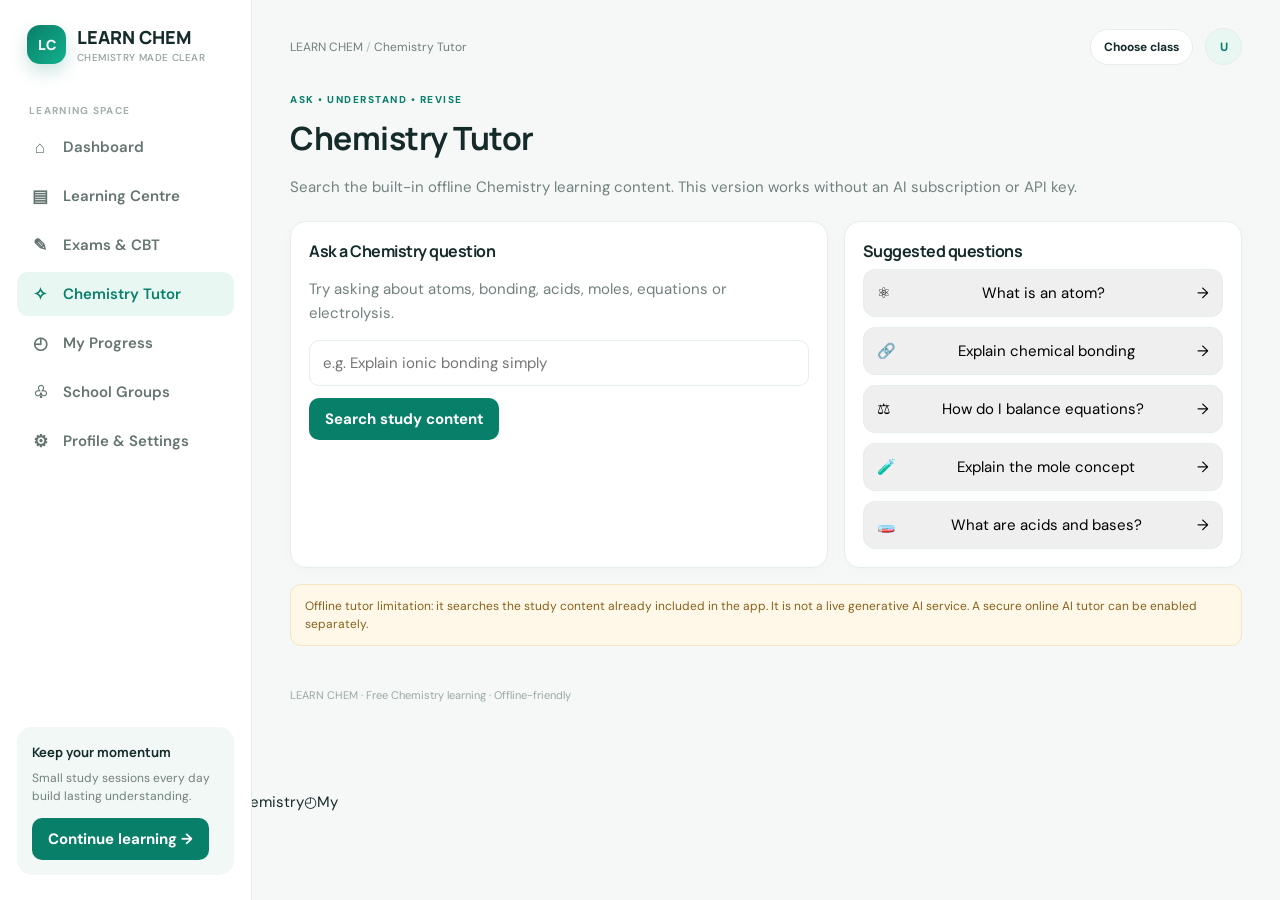
<file: tutor.html>
<!doctype html><html lang="en"><head><meta charset="utf-8"><meta name="viewport" content="width=device-width,initial-scale=1"><meta name="theme-color" content="#087f68"><meta name="description" content="LEARN CHEM — free Chemistry learning for every level"><title>Chemistry Tutor | LEARN CHEM</title><link rel="manifest" href="manifest.json"><link rel="icon" href="icon.svg"><link rel="stylesheet" href="pages.css"><link rel="stylesheet" href="cloud-learning.css"></head><body><div class="mobile-head"><a class="brand" href="dashboard.html"><span class="brand-mark">LC</span>LEARN CHEM</a><a class="avatar" href="profile.html">U</a></div><aside class="sidebar"><a class="brand" href="dashboard.html"><span class="brand-mark">LC</span><span>LEARN CHEM<small>CHEMISTRY MADE CLEAR</small></span></a><div class="nav-label">LEARNING SPACE</div><nav class="nav"><a class="" href="dashboard.html"><span class="nav-ico">⌂</span>Dashboard</a><a class="" href="learning-center.html"><span class="nav-ico">▤</span>Learning Centre</a><a class="" href="exams.html"><span class="nav-ico">✎</span>Exams & CBT</a><a class="active" href="tutor.html"><span class="nav-ico">✧</span>Chemistry Tutor</a><a class="" href="progress.html"><span class="nav-ico">◴</span>My Progress</a><a class="" href="school.html"><span class="nav-ico">♧</span>School Groups</a><a class="" href="profile.html"><span class="nav-ico">⚙</span>Profile & Settings</a></nav><div class="sidebar-bottom"><strong>Keep your momentum</strong><p>Small study sessions every day build lasting understanding.</p><a class="btn" href="learning-center.html">Continue learning →</a></div></aside><main class="main"><div class="topline"><div class="crumb">LEARN CHEM <span style="color:#b6c3bf">/</span> Chemistry Tutor</div><div class="top-actions"><span class="class-pill" id="topClass">Choose class</span><a class="avatar" href="profile.html" title="Profile">U</a></div></div><p class="eyebrow">ASK • UNDERSTAND • REVISE</p><h1>Chemistry Tutor</h1><p class="muted">Search the built-in offline Chemistry learning content. This version works without an AI subscription or API key.</p><div class="grid two-col" style="margin-top:22px"><section class="panel"><h3>Ask a Chemistry question</h3><p class="muted">Try asking about atoms, bonding, acids, moles, equations or electrolysis.</p><input id="tutorQuestion" class="field" placeholder="e.g. Explain ionic bonding simply"><button id="askOfflineTutor" class="btn" style="margin-top:12px">Search study content</button><div id="tutorAnswer" class="lesson-content" style="margin-top:18px"></div></section><section class="panel"><h3>Suggested questions</h3><div class="lesson-list"><button class="lesson-row" data-question="What is an atom?">⚛ <span class="grow">What is an atom?</span> →</button><button class="lesson-row" data-question="Explain chemical bonding">🔗 <span class="grow">Explain chemical bonding</span> →</button><button class="lesson-row" data-question="How do I balance equations?">⚖ <span class="grow">How do I balance equations?</span> →</button><button class="lesson-row" data-question="Explain the mole concept">🧪 <span class="grow">Explain the mole concept</span> →</button><button class="lesson-row" data-question="What are acids and bases?">🧫 <span class="grow">What are acids and bases?</span> →</button></div></section></div><p class="notice" style="margin-top:16px">Offline tutor limitation: it searches the study content already included in the app. It is not a live generative AI service. A secure online AI tutor can be enabled separately.</p><footer class="page-footer">LEARN CHEM · Free Chemistry learning · Offline-friendly</footer></main><nav class="mobile-nav"><a class="" href="dashboard.html"><span>⌂</span>Dashboard</a><a class="" href="learning-center.html"><span>▤</span>Learning</a><a class="" href="exams.html"><span>✎</span>Exams</a><a class="active" href="tutor.html"><span>✧</span>Chemistry</a><a class="" href="progress.html"><span>◴</span>My</a></nav><script src="curriculum-data.js"></script><script src="curriculum-content.js"></script><script src="page-app.js"></script></body></html>
</file>
<file: pages.css>
@import url('https://fonts.googleapis.com/css2?family=DM+Sans:wght@400;500;600;700&family=Manrope:wght@500;600;700;800&display=swap');
:root{--ink:#142b29;--muted:#71817e;--green:#087f68;--green2:#0ca789;--mint:#e8f7f2;--line:#e5eeeb;--paper:#f5f8f7;--white:#fff;--gold:#f2b84b;--shadow:0 14px 40px rgba(17,54,47,.07)}*{box-sizing:border-box}body{margin:0;background:var(--paper);color:var(--ink);font:15px 'DM Sans',sans-serif}a{color:inherit;text-decoration:none}button,input,select,textarea{font:inherit}.app{min-height:100vh}.sidebar{position:fixed;inset:0 auto 0 0;width:252px;background:#fff;border-right:1px solid var(--line);padding:25px 17px;display:flex;flex-direction:column;z-index:5}.brand{display:flex;align-items:center;gap:11px;padding:0 10px 28px;font:800 18px Manrope}.brand-mark{width:39px;height:39px;border-radius:13px;background:linear-gradient(135deg,#087f68,#13b08d);color:#fff;display:grid;place-items:center;font-size:14px;box-shadow:0 8px 18px #087f6833}.brand small{display:block;color:#91a19d;font:500 10px 'DM Sans';letter-spacing:.4px;margin-top:2px}.nav-label{font-size:10px;color:#a2afac;font-weight:700;letter-spacing:1.3px;padding:12px 12px 8px}.nav{display:grid;gap:5px}.nav a{padding:11px 12px;border-radius:11px;color:#647571;font-weight:600;display:flex;align-items:center;gap:12px}.nav a:hover,.nav a.active{background:var(--mint);color:var(--green)}.nav-ico{width:22px;text-align:center;font-size:17px}.sidebar-bottom{margin-top:auto;background:#f1f8f5;border-radius:15px;padding:15px}.sidebar-bottom strong{font:700 13px Manrope}.sidebar-bottom p{font-size:12px;line-height:1.55;color:var(--muted);margin:7px 0 12px}.main{margin-left:252px;padding:28px 38px 60px;max-width:1600px}.topline{display:flex;align-items:center;justify-content:space-between;margin-bottom:28px}.crumb{font-size:12px;color:var(--muted)}.top-actions{display:flex;align-items:center;gap:12px}.class-pill,.avatar{border:1px solid var(--line);background:#fff;border-radius:999px;padding:9px 13px;font-size:12px;font-weight:700}.avatar{width:37px;height:37px;padding:0;display:grid;place-items:center;background:var(--mint);color:var(--green)}h1,h2,h3{font-family:Manrope,sans-serif;letter-spacing:-.5px}h1{font-size:32px;margin:0 0 9px}h2{font-size:22px;margin:0 0 8px}h3{font-size:16px;margin:0 0 7px}.muted{color:var(--muted);line-height:1.6}.eyebrow{color:var(--green);font-size:10px;font-weight:800;letter-spacing:1.5px;margin:0 0 10px}.welcome{background:linear-gradient(120deg,#073f37,#087f68 68%,#13a98a);color:#fff;border-radius:22px;padding:30px 32px;display:flex;justify-content:space-between;align-items:center;overflow:hidden;position:relative;box-shadow:var(--shadow)}.welcome:after{content:'⚛';position:absolute;right:7%;top:-54px;font-size:230px;color:#ffffff12}.welcome h1{font-size:30px;position:relative;z-index:1}.welcome p{color:#d1eee6;max-width:560px;line-height:1.6;position:relative;z-index:1}.welcome .btn{position:relative;z-index:1}.btn{border:0;border-radius:10px;padding:11px 16px;background:var(--green);color:#fff;font-weight:700;cursor:pointer;display:inline-flex;align-items:center;justify-content:center;gap:8px}.btn:hover{filter:brightness(1.06);transform:translateY(-1px)}.btn.light{background:#fff;color:var(--green)}.btn.ghost{background:var(--mint);color:var(--green)}.btn.dark{background:#173d36}.btn:disabled{opacity:.5;cursor:not-allowed}.section-head{display:flex;justify-content:space-between;align-items:end;margin:28px 0 15px}.section-head p{margin:0}.grid{display:grid;gap:16px}.stats{grid-template-columns:repeat(4,minmax(0,1fr));margin-top:18px}.stat,.panel,.lesson-card,.feature-card{background:#fff;border:1px solid var(--line);border-radius:16px;padding:18px;box-shadow:0 4px 18px #173d3605}.stat{display:flex;gap:13px;align-items:center}.stat-icon{width:42px;height:42px;border-radius:13px;background:var(--mint);display:grid;place-items:center;font-size:19px}.stat strong{font:800 22px Manrope;display:block}.stat span:last-child{font-size:11px;color:var(--muted)}.two-col{grid-template-columns:1.35fr 1fr}.lesson-list{display:grid;gap:10px}.lesson-row{display:flex;align-items:center;gap:13px;padding:13px;border:1px solid var(--line);border-radius:12px}.lesson-symbol{width:39px;height:39px;background:#f0f7f4;border-radius:11px;display:grid;place-items:center}.lesson-row .grow{flex:1}.lesson-row small{color:var(--muted)}.progress-line{height:8px;background:#eaf0ed;border-radius:20px;overflow:hidden;margin-top:10px}.progress-line span{height:100%;display:block;background:linear-gradient(90deg,var(--green),#25c19b);border-radius:20px}.quick-grid{grid-template-columns:repeat(3,minmax(0,1fr))}.feature-card{padding:20px;transition:.2s}.feature-card:hover,.lesson-card:hover{transform:translateY(-3px);box-shadow:var(--shadow)}.feature-icon{width:43px;height:43px;border-radius:13px;background:var(--mint);display:grid;place-items:center;font-size:20px;margin-bottom:13px}.feature-card p{font-size:12px;color:var(--muted);line-height:1.6;min-height:38px}.lesson-grid{grid-template-columns:repeat(3,minmax(0,1fr))}.lesson-card{padding:17px}.lesson-card .tag{display:inline-block;background:var(--mint);color:var(--green);padding:5px 8px;border-radius:20px;font-size:10px;font-weight:800;margin-bottom:10px}.lesson-card p{font-size:12px;color:var(--muted);line-height:1.6}.filters{display:flex;gap:10px;flex-wrap:wrap;margin:15px 0}.field{width:100%;border:1px solid var(--line);background:#fff;padding:12px 13px;border-radius:10px;outline:none;color:var(--ink)}.field:focus{border-color:var(--green);box-shadow:0 0 0 3px #087f6814}.filter{max-width:230px}.search{max-width:340px}.empty{padding:30px;text-align:center;color:var(--muted)}.bar-label{display:flex;justify-content:space-between;font-size:12px;margin:13px 0 6px}.page-footer{padding:30px 0;color:#9aa8a4;font-size:11px}.mobile-head{display:none}.lesson-content{line-height:1.8;color:#52635f}.lesson-content h3{color:var(--ink);margin-top:20px}.quiz-option{display:block;width:100%;text-align:left;padding:12px;border:1px solid var(--line);background:#fff;border-radius:10px;margin:8px 0;cursor:pointer}.quiz-option:hover{border-color:var(--green);background:var(--mint)}.notice{background:#fff8e8;border:1px solid #f4e5c3;color:#85621c;padding:12px 14px;border-radius:11px;font-size:12px;line-height:1.5}.auth-wrap{max-width:520px;margin:40px auto}.auth-brand{justify-content:center;margin-bottom:28px}.auth-panel{background:#fff;padding:30px;border-radius:20px;border:1px solid var(--line);box-shadow:var(--shadow)}.auth-panel label{display:block;font-size:12px;font-weight:700;margin:14px 0 6px}.auth-panel .btn{width:100%;margin-top:16px}.message{font-size:12px;color:var(--green);min-height:20px;margin-top:12px}@media(max-width:1100px){.sidebar{width:220px}.main{margin-left:220px;padding:25px}.stats{grid-template-columns:repeat(2,1fr)}.lesson-grid{grid-template-columns:repeat(2,1fr)}}@media(max-width:760px){.sidebar{display:none}.main{margin:0;padding:17px 15px 90px}.mobile-head{display:flex;justify-content:space-between;align-items:center;padding:10px 15px;background:#fff;border-bottom:1px solid var(--line)}.topline{margin-bottom:18px}.welcome{padding:23px 20px;display:block}.welcome h1{font-size:25px}.welcome .btn{margin-top:5px}.stats{gap:9px}.stat{padding:12px;gap:9px}.stat-icon{width:35px;height:35px}.stat strong{font-size:18px}.two-col,.quick-grid,.lesson-grid{grid-template-columns:1fr}.section-head{align-items:start;gap:12px;flex-direction:column}.mobile-nav{position:fixed;bottom:0;left:0;right:0;background:#fff;border-top:1px solid var(--line);display:flex;justify-content:space-around;padding:9px 4px calc(9px + env(safe-area-inset-bottom));z-index:10}.mobile-nav a{font-size:9px;color:var(--muted);display:grid;justify-items:center;gap:3px}.mobile-nav a.active{color:var(--green);font-weight:800}.mobile-nav span{font-size:18px}.filter,.search{max-width:none;flex:1;min-width:130px}}
</file>
<file: cloud-learning.css>
.cloud-section{border-top:1px solid var(--line)}.cloud-status{font-size:11px;font-weight:700;color:#8a5a16;background:#fff5df;border-radius:30px;padding:8px 12px}.cloud-status.ready{color:#176744;background:#e8f7ef}.cloud-grid{display:grid;grid-template-columns:repeat(2,minmax(0,1fr));gap:14px}.cloud-card{background:#fff;border:1px solid var(--line);border-radius:16px;padding:19px;min-width:0}.cloud-card h3{font:700 17px Manrope;margin:0 0 8px}.cloud-card>p{font-size:13px;color:var(--muted);line-height:1.55}.cloud-card label{display:grid;gap:6px;font-size:12px;font-weight:700;color:#435650;margin:12px 0}.cloud-card input,.cloud-card textarea{width:100%;border:1px solid var(--line);border-radius:9px;padding:11px;background:#fff;font:14px 'DM Sans';color:var(--ink)}.cloud-card textarea{resize:vertical}.cloud-actions{display:flex;gap:8px;flex-wrap:wrap}.cloud-message{font-size:12px!important;color:var(--muted);min-height:18px}.cloud-footnote{font-size:11px;color:var(--muted);line-height:1.6}.group-list,.roster-list{font-size:12px;color:var(--muted);margin-top:12px}.group-chip{display:flex;justify-content:space-between;gap:8px;border:1px solid var(--line);border-radius:10px;padding:10px;margin:7px 0}.group-chip strong{color:var(--ink)}.roster-list table{width:100%;border-collapse:collapse;font-size:12px}.roster-list td,.roster-list th{padding:8px;border-bottom:1px solid var(--line);text-align:left}.online-tutor-log{max-height:220px;overflow:auto;background:#f7faf8;border-radius:12px;padding:10px;margin:12px 0}.online-tutor-log p{font-size:13px;line-height:1.55;white-space:pre-wrap}.online-tutor-log .user-line{text-align:right;color:#075849;background:#e1f2eb;border-radius:10px;padding:9px;margin:7px 0}.online-tutor-log .ai-line{color:#23483e;background:#fff;border:1px solid var(--line);border-radius:10px;padding:9px;margin:7px 0}.ai-cloud-card{grid-column:span 2}@media(max-width:700px){.cloud-grid{grid-template-columns:1fr}.ai-cloud-card{grid-column:auto}.cloud-section .section-heading{gap:10px}}

/* LEARN CHEM 3.1 Learning Centre */
.learning-center{scroll-margin-top:24px}
.learning-center-grid{grid-template-columns:repeat(2,minmax(0,1fr));align-items:stretch}
.learning-center .cloud-card{box-shadow:0 8px 24px rgba(20,65,52,.045)}
.learning-center .cloud-card select{width:100%;border:1px solid var(--line);border-radius:9px;padding:11px;background:#fff;font:14px 'DM Sans';color:var(--ink)}
.learning-center .cloud-card .cloud-actions{margin-top:14px}
.class-choice-card{border-color:#b9dfd1}
#classStatus{white-space:nowrap}
@media(max-width:700px){.learning-center-grid{grid-template-columns:1fr}.learning-center .section-heading{align-items:flex-start;flex-direction:column}}
</file>
